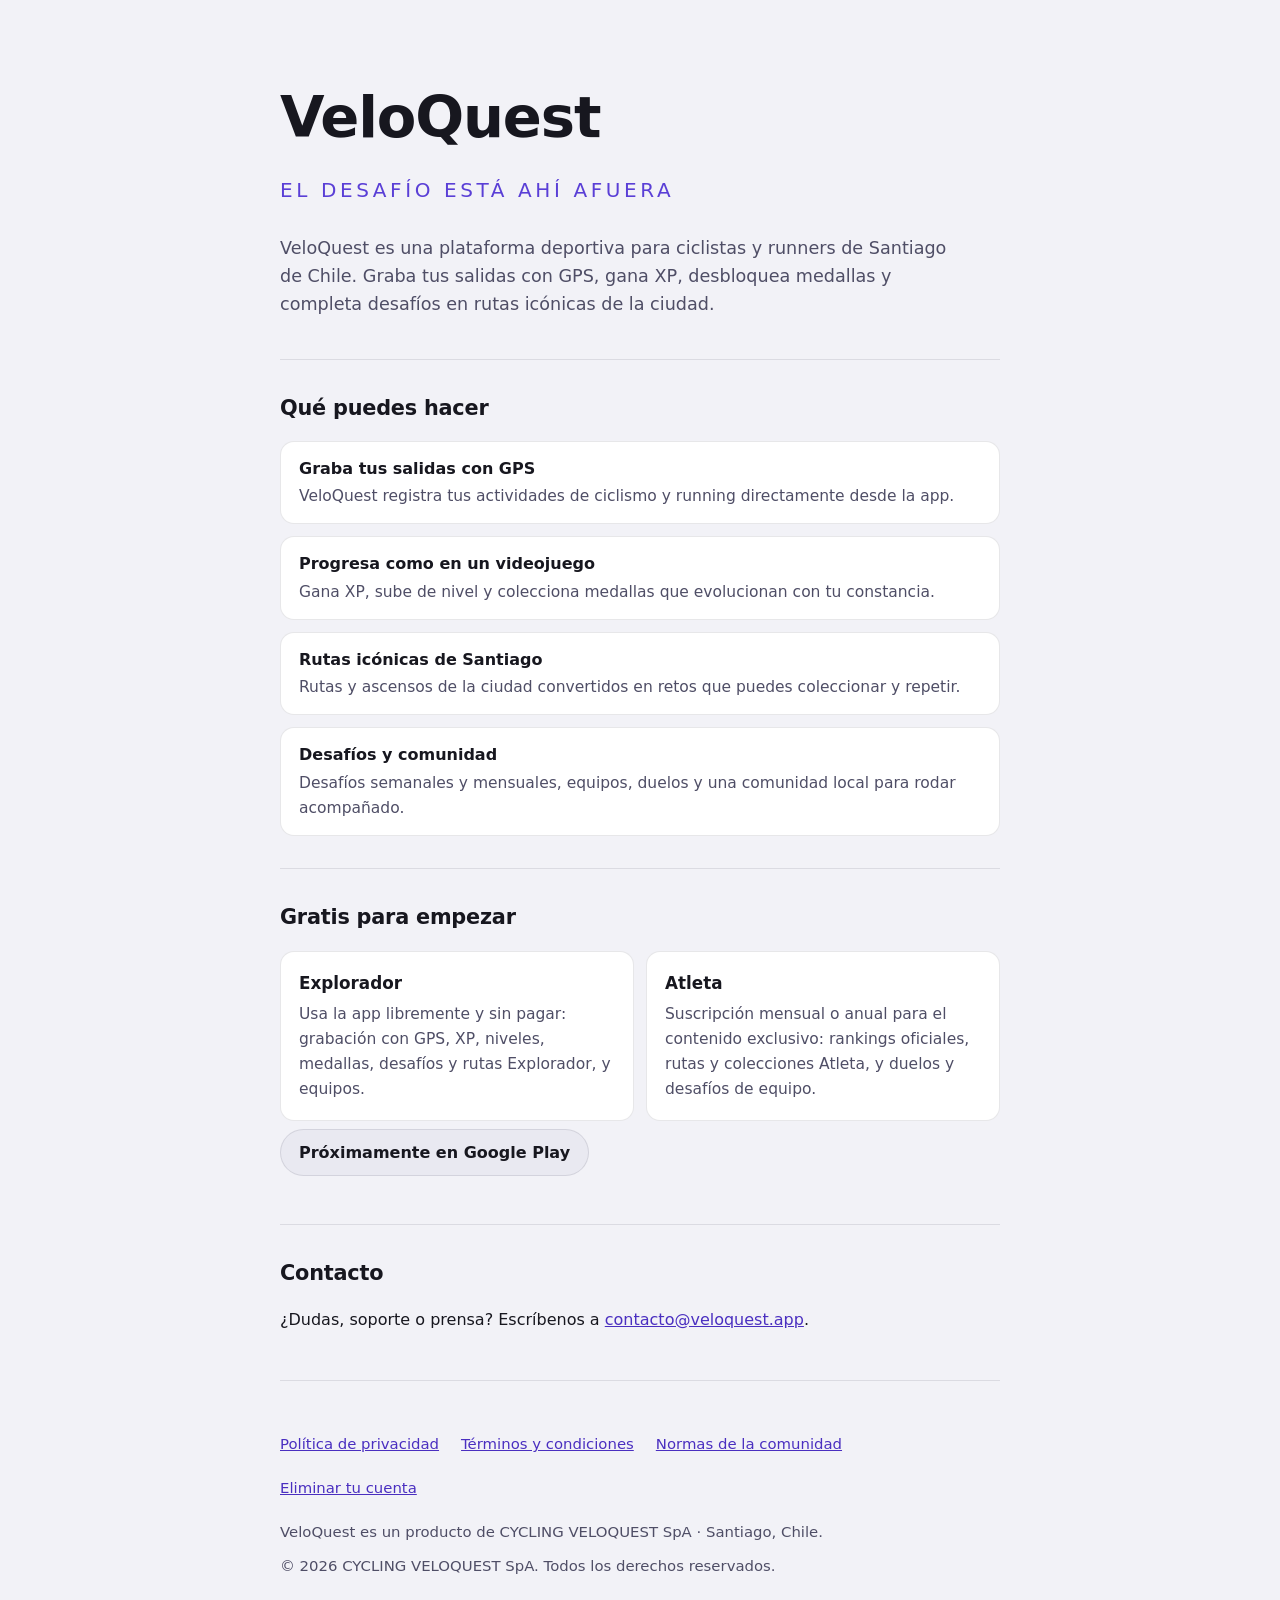
<file: index.html>
<!doctype html>
<html lang="es">
<head>
<meta charset="utf-8">
<meta name="viewport" content="width=device-width, initial-scale=1">
<title>VeloQuest — El desafío está ahí afuera</title>
<meta name="description" content="VeloQuest es una plataforma deportiva para ciclistas y runners de Santiago de Chile: graba tus salidas con GPS, gana XP y medallas, completa desafíos y compite en rutas icónicas.">
<meta name="theme-color" content="#0f0f13">
<style>
  :root {
    --bg: #0f0f13;
    --surface: #16161c;
    --surface2: #1c1c24;
    --text: #ffffff;
    --text2: #9b9aaa;
    --border: rgba(255,255,255,0.08);
    --accent: #9d86ff;
    --link: #b5a4ff;
  }
  @media (prefers-color-scheme: light) {
    :root {
      --bg: #f2f2f7;
      --surface: #ffffff;
      --surface2: #e9e9f1;
      --text: #17171f;
      --text2: #4f4e66;
      --border: rgba(20,20,45,0.10);
      --accent: #5a3fd6;
      --link: #4a2fc0;
    }
  }
  * { box-sizing: border-box; }
  html { -webkit-text-size-adjust: 100%; }
  body {
    margin: 0;
    background: var(--bg);
    color: var(--text);
    font-family: system-ui, -apple-system, "Segoe UI", Roboto, "Helvetica Neue", Arial, sans-serif;
    line-height: 1.6;
  }
  a { color: var(--link); }
  a:focus-visible { outline: 2px solid var(--accent); outline-offset: 3px; border-radius: 4px; }
  .wrap { max-width: 760px; margin: 0 auto; padding: 0 max(20px, env(safe-area-inset-left)); }
  header { padding: 72px 0 40px; }
  .marca { font-size: clamp(2.4rem, 8vw, 3.6rem); font-weight: 800; letter-spacing: -0.02em; margin: 0; }
  .lema { margin: 10px 0 0; font-size: clamp(1rem, 3.4vw, 1.25rem); font-weight: 300; letter-spacing: 0.18em; text-transform: uppercase; color: var(--accent); }
  .intro { margin: 28px 0 0; font-size: 1.1rem; color: var(--text2); max-width: 60ch; }
  section { padding: 32px 0; border-top: 1px solid var(--border); }
  h2 { margin: 0 0 16px; font-size: 1.3rem; letter-spacing: -0.01em; }
  ul.cosas { list-style: none; margin: 0; padding: 0; display: grid; gap: 12px; }
  ul.cosas li { background: var(--surface); border: 1px solid var(--border); border-radius: 14px; padding: 14px 18px; }
  ul.cosas b { display: block; margin-bottom: 2px; }
  ul.cosas span { color: var(--text2); font-size: 0.97rem; }
  .planes { display: grid; gap: 12px; }
  @media (min-width: 640px) { .planes { grid-template-columns: 1fr 1fr; } }
  .plan { background: var(--surface); border: 1px solid var(--border); border-radius: 14px; padding: 18px; }
  .plan h3 { margin: 0 0 6px; font-size: 1.05rem; }
  .plan p { margin: 0; color: var(--text2); font-size: 0.97rem; }
  .pronto { display: inline-block; margin-top: 8px; padding: 10px 18px; border-radius: 999px; background: var(--surface2); border: 1px solid var(--border); font-weight: 600; }
  footer { padding: 32px 0 64px; border-top: 1px solid var(--border); color: var(--text2); font-size: 0.93rem; }
  footer p { margin: 0 0 10px; }
  nav.legal { display: flex; flex-wrap: wrap; gap: 8px 22px; margin: 14px 0; }
  nav.legal a { padding: 6px 0; }
</style>
</head>
<body>
<div class="wrap">

  <header>
    <h1 class="marca">VeloQuest</h1>
    <p class="lema">El desafío está ahí afuera</p>
    <p class="intro">VeloQuest es una plataforma deportiva para ciclistas y runners de Santiago de Chile. Graba tus salidas con GPS, gana XP, desbloquea medallas y completa desafíos en rutas icónicas de la ciudad.</p>
  </header>

  <section aria-labelledby="que-es">
    <h2 id="que-es">Qué puedes hacer</h2>
    <ul class="cosas">
      <li><b>Graba tus salidas con GPS</b><span>VeloQuest registra tus actividades de ciclismo y running directamente desde la app.</span></li>
      <li><b>Progresa como en un videojuego</b><span>Gana XP, sube de nivel y colecciona medallas que evolucionan con tu constancia.</span></li>
      <li><b>Rutas icónicas de Santiago</b><span>Rutas y ascensos de la ciudad convertidos en retos que puedes coleccionar y repetir.</span></li>
      <li><b>Desafíos y comunidad</b><span>Desafíos semanales y mensuales, equipos, duelos y una comunidad local para rodar acompañado.</span></li>
    </ul>
  </section>

  <section aria-labelledby="planes">
    <h2 id="planes">Gratis para empezar</h2>
    <div class="planes">
      <div class="plan">
        <h3>Explorador</h3>
        <p>Usa la app libremente y sin pagar: grabación con GPS, XP, niveles, medallas, desafíos y rutas Explorador, y equipos.</p>
      </div>
      <div class="plan">
        <h3>Atleta</h3>
        <p>Suscripción mensual o anual para el contenido exclusivo: rankings oficiales, rutas y colecciones Atleta, y duelos y desafíos de equipo.</p>
      </div>
    </div>
    <p class="pronto">Próximamente en Google Play</p>
  </section>

  <section aria-labelledby="contacto">
    <h2 id="contacto">Contacto</h2>
    <p>¿Dudas, soporte o prensa? Escríbenos a <a href="mailto:contacto@veloquest.app">contacto@veloquest.app</a>.</p>
  </section>

  <footer>
    <nav class="legal" aria-label="Documentos legales">
      <a href="/legal/privacidad/">Política de privacidad</a>
      <a href="/legal/terminos/">Términos y condiciones</a>
      <a href="/legal/normas-comunidad/">Normas de la comunidad</a>
      <a href="/eliminar-cuenta/">Eliminar tu cuenta</a>
    </nav>
    <p>VeloQuest es un producto de CYCLING VELOQUEST SpA · Santiago, Chile.</p>
    <p>&copy; 2026 CYCLING VELOQUEST SpA. Todos los derechos reservados.</p>
  </footer>

</div>
</body>
</html>
</file>
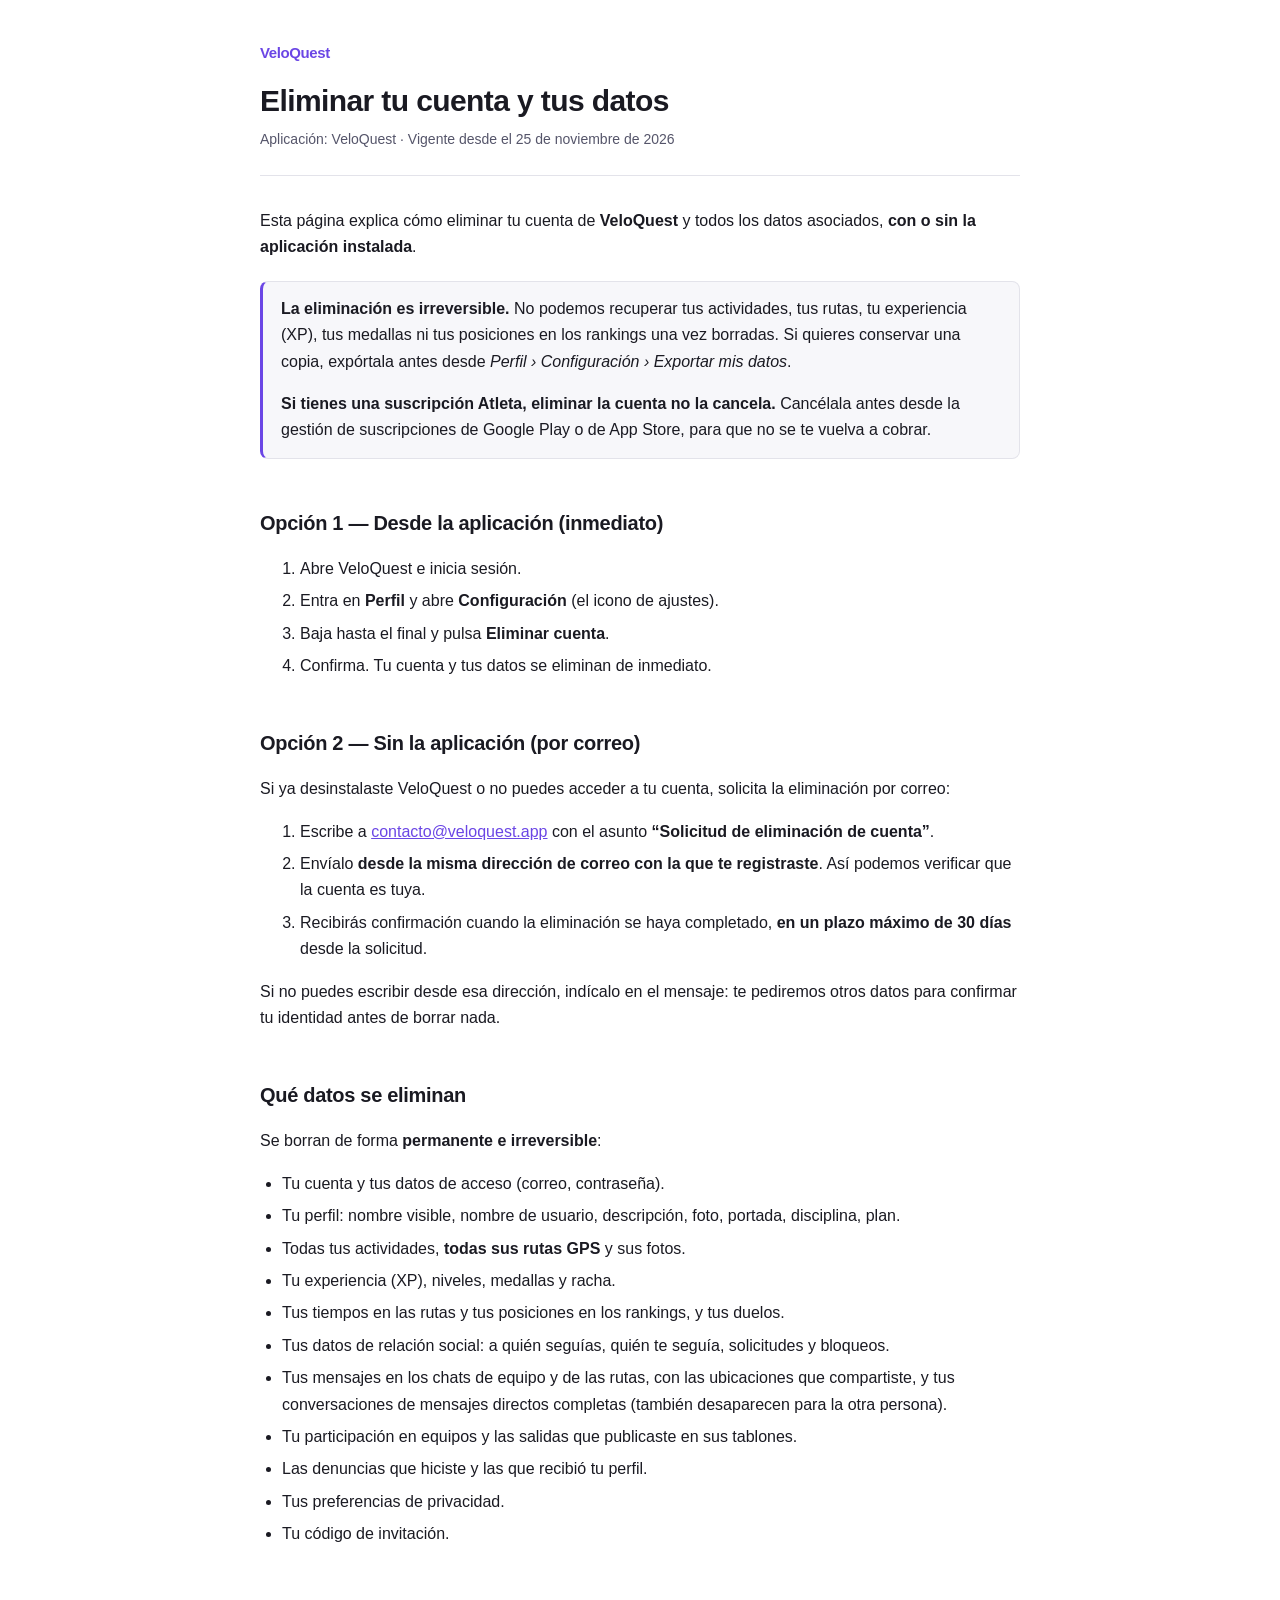
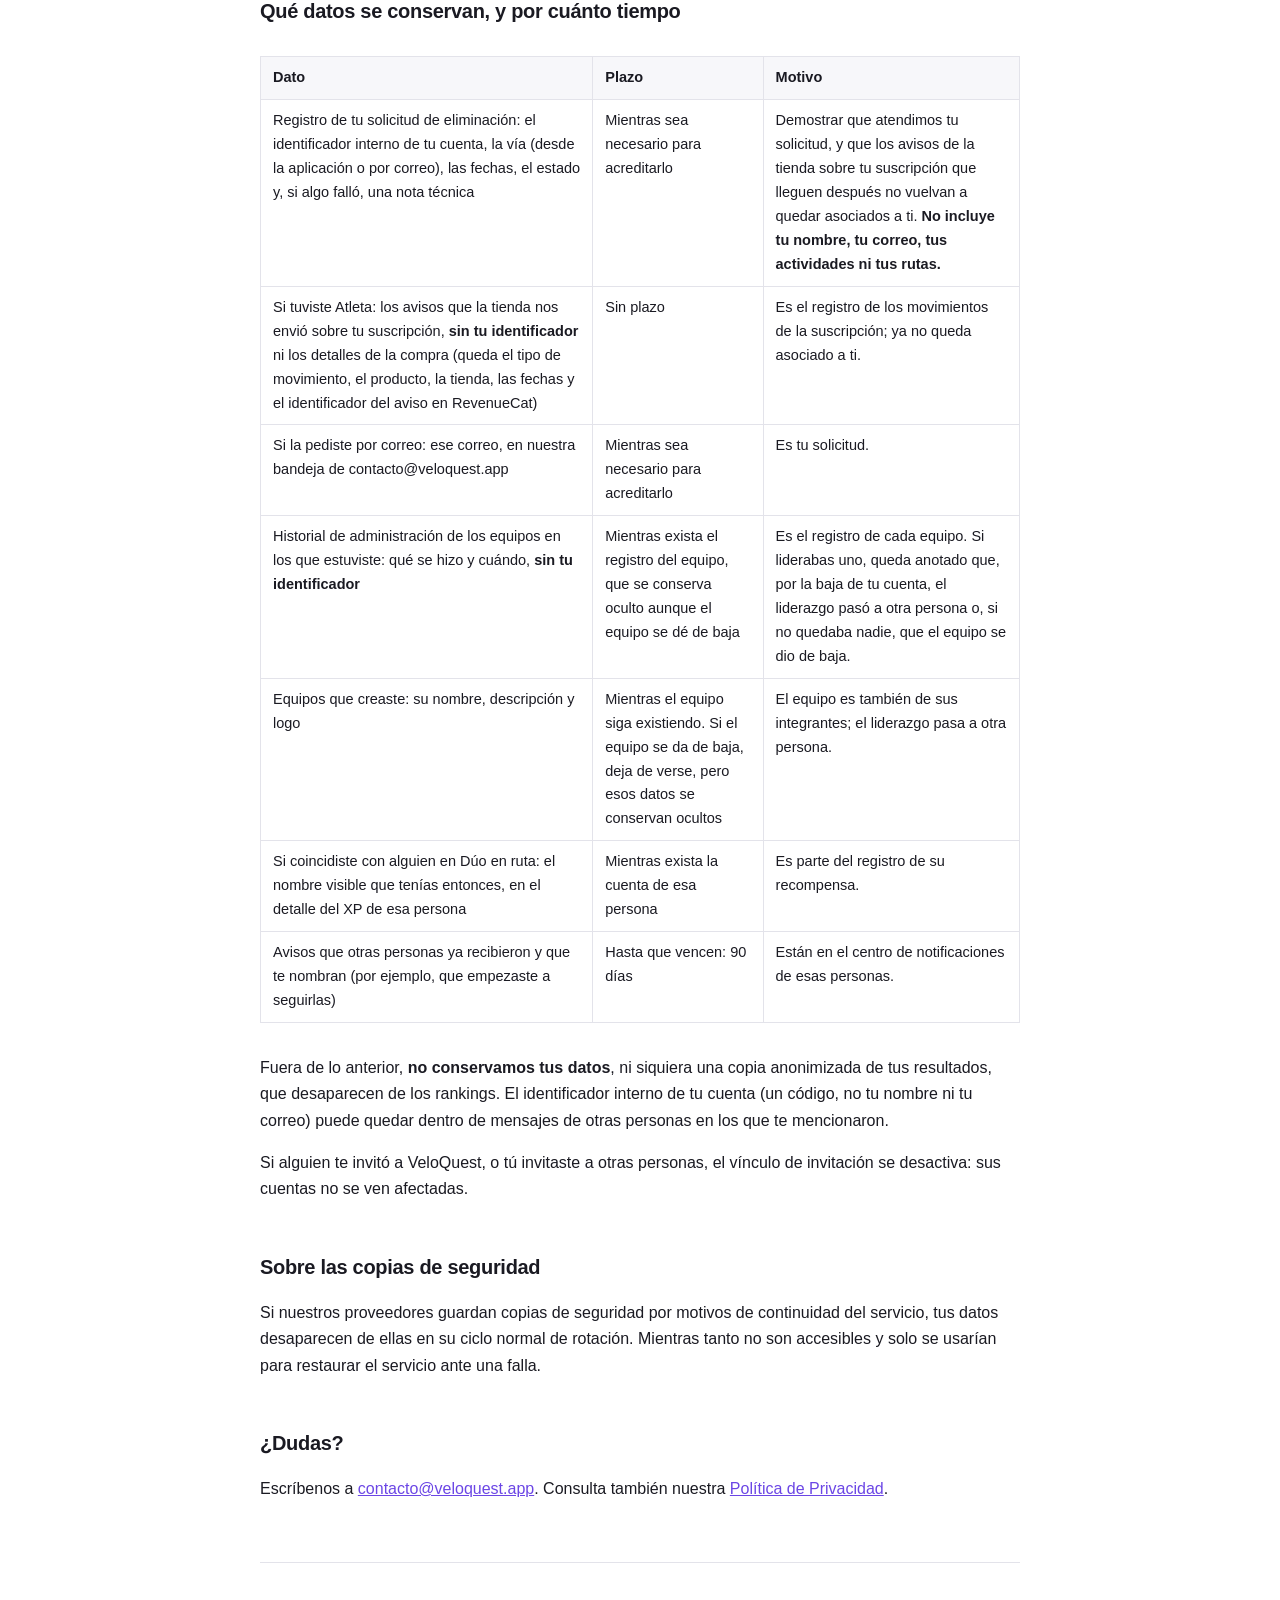
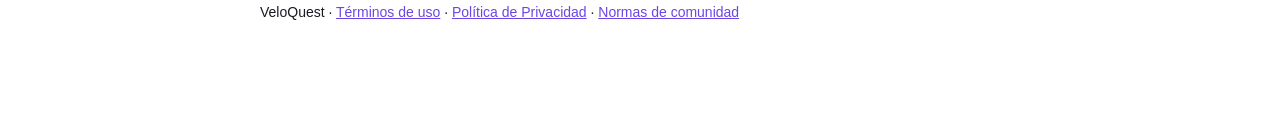
<file: eliminar-cuenta/index.html>
<!doctype html>
<html lang="es-CL">
<head>
  <meta charset="utf-8">
  <meta name="viewport" content="width=device-width, initial-scale=1">
  <title>Eliminar tu cuenta — VeloQuest</title>
  <link rel="stylesheet" href="/styles.css">
</head>
<body>

<header>
  <a class="brand" href="/">VeloQuest</a>
  <h1>Eliminar tu cuenta y tus datos</h1>
  <p class="meta">Aplicación: VeloQuest · Vigente desde el 25 de noviembre de 2026</p>
</header>

<main>

<p>
  Esta página explica cómo eliminar tu cuenta de <strong>VeloQuest</strong> y todos los datos asociados,
  <strong>con o sin la aplicación instalada</strong>.
</p>

<div class="note">
  <p>
    <strong>La eliminación es irreversible.</strong> No podemos recuperar tus actividades, tus rutas,
    tu experiencia (XP), tus medallas ni tus posiciones en los rankings una vez borradas. Si quieres
    conservar una copia, expórtala antes desde <em>Perfil &rsaquo; Configuración &rsaquo; Exportar mis datos</em>.
  </p>
  <p>
    <strong>Si tienes una suscripción Atleta, eliminar la cuenta no la cancela.</strong> Cancélala
    antes desde la gestión de suscripciones de Google Play o de App Store, para que no se te vuelva
    a cobrar.
  </p>
</div>

<h2>Opción 1 — Desde la aplicación (inmediato)</h2>
<ol>
  <li>Abre VeloQuest e inicia sesión.</li>
  <li>Entra en <strong>Perfil</strong> y abre <strong>Configuración</strong> (el icono de ajustes).</li>
  <li>Baja hasta el final y pulsa <strong>Eliminar cuenta</strong>.</li>
  <li>Confirma. Tu cuenta y tus datos se eliminan de inmediato.</li>
</ol>

<h2>Opción 2 — Sin la aplicación (por correo)</h2>
<p>
  Si ya desinstalaste VeloQuest o no puedes acceder a tu cuenta, solicita la eliminación por correo:
</p>
<ol>
  <li>
    Escribe a <a href="mailto:contacto@veloquest.app?subject=Solicitud%20de%20eliminaci%C3%B3n%20de%20cuenta">contacto@veloquest.app</a>
    con el asunto <strong>“Solicitud de eliminación de cuenta”</strong>.
  </li>
  <li>
    Envíalo <strong>desde la misma dirección de correo con la que te registraste</strong>. Así podemos
    verificar que la cuenta es tuya.
  </li>
  <li>
    Recibirás confirmación cuando la eliminación se haya completado, <strong>en un plazo máximo de 30
    días</strong> desde la solicitud.
  </li>
</ol>
<p>
  Si no puedes escribir desde esa dirección, indícalo en el mensaje: te pediremos otros datos para
  confirmar tu identidad antes de borrar nada.
</p>

<h2>Qué datos se eliminan</h2>
<p>Se borran de forma <strong>permanente e irreversible</strong>:</p>
<ul>
  <li>Tu cuenta y tus datos de acceso (correo, contraseña).</li>
  <li>Tu perfil: nombre visible, nombre de usuario, descripción, foto, portada, disciplina, plan.</li>
  <li>Todas tus actividades, <strong>todas sus rutas GPS</strong> y sus fotos.</li>
  <li>Tu experiencia (XP), niveles, medallas y racha.</li>
  <li>Tus tiempos en las rutas y tus posiciones en los rankings, y tus duelos.</li>
  <li>Tus datos de relación social: a quién seguías, quién te seguía, solicitudes y bloqueos.</li>
  <li>Tus mensajes en los chats de equipo y de las rutas, con las ubicaciones que compartiste, y tus
    conversaciones de mensajes directos completas (también desaparecen para la otra persona).</li>
  <li>Tu participación en equipos y las salidas que publicaste en sus tablones.</li>
  <li>Las denuncias que hiciste y las que recibió tu perfil.</li>
  <li>Tus preferencias de privacidad.</li>
  <li>Tu código de invitación.</li>
</ul>

<h2>Qué datos se conservan, y por cuánto tiempo</h2>
<div class="table-wrap">
<table>
  <tr><th>Dato</th><th>Plazo</th><th>Motivo</th></tr>
  <tr>
    <td>Registro de tu solicitud de eliminación: el identificador interno de tu cuenta, la vía (desde la aplicación o por correo), las fechas, el estado y, si algo falló, una nota técnica</td>
    <td>Mientras sea necesario para acreditarlo</td>
    <td>Demostrar que atendimos tu solicitud, y que los avisos de la tienda sobre tu suscripción que lleguen después no vuelvan a quedar asociados a ti. <strong>No incluye tu nombre, tu correo, tus actividades ni tus rutas.</strong></td>
  </tr>
  <tr>
    <td>Si tuviste Atleta: los avisos que la tienda nos envió sobre tu suscripción, <strong>sin tu identificador</strong> ni los detalles de la compra (queda el tipo de movimiento, el producto, la tienda, las fechas y el identificador del aviso en RevenueCat)</td>
    <td>Sin plazo</td>
    <td>Es el registro de los movimientos de la suscripción; ya no queda asociado a ti.</td>
  </tr>
  <tr>
    <td>Si la pediste por correo: ese correo, en nuestra bandeja de contacto@veloquest.app</td>
    <td>Mientras sea necesario para acreditarlo</td>
    <td>Es tu solicitud.</td>
  </tr>
  <tr>
    <td>Historial de administración de los equipos en los que estuviste: qué se hizo y cuándo, <strong>sin tu identificador</strong></td>
    <td>Mientras exista el registro del equipo, que se conserva oculto aunque el equipo se dé de baja</td>
    <td>Es el registro de cada equipo. Si liderabas uno, queda anotado que, por la baja de tu cuenta, el liderazgo pasó a otra persona o, si no quedaba nadie, que el equipo se dio de baja.</td>
  </tr>
  <tr>
    <td>Equipos que creaste: su nombre, descripción y logo</td>
    <td>Mientras el equipo siga existiendo. Si el equipo se da de baja, deja de verse, pero esos datos se conservan ocultos</td>
    <td>El equipo es también de sus integrantes; el liderazgo pasa a otra persona.</td>
  </tr>
  <tr>
    <td>Si coincidiste con alguien en Dúo en ruta: el nombre visible que tenías entonces, en el detalle del XP de esa persona</td>
    <td>Mientras exista la cuenta de esa persona</td>
    <td>Es parte del registro de su recompensa.</td>
  </tr>
  <tr>
    <td>Avisos que otras personas ya recibieron y que te nombran (por ejemplo, que empezaste a seguirlas)</td>
    <td>Hasta que vencen: 90 días</td>
    <td>Están en el centro de notificaciones de esas personas.</td>
  </tr>
</table>
</div>
<p>
  Fuera de lo anterior, <strong>no conservamos tus datos</strong>, ni siquiera una copia anonimizada
  de tus resultados, que desaparecen de los rankings. El identificador interno de tu cuenta (un
  código, no tu nombre ni tu correo) puede quedar dentro de mensajes de otras personas en los que te
  mencionaron.
</p>
<p>
  Si alguien te invitó a VeloQuest, o tú invitaste a otras personas, el vínculo de invitación se
  desactiva: sus cuentas no se ven afectadas.
</p>

<h2>Sobre las copias de seguridad</h2>
<p>
  Si nuestros proveedores guardan copias de seguridad por motivos de continuidad del servicio, tus datos
  desaparecen de ellas en su ciclo normal de rotación. Mientras tanto no son accesibles y solo se usarían
  para restaurar el servicio ante una falla.
</p>

<h2>¿Dudas?</h2>
<p>
  Escríbenos a <a href="mailto:contacto@veloquest.app">contacto@veloquest.app</a>.
  Consulta también nuestra <a href="/legal/privacidad/">Política de Privacidad</a>.
</p>

</main>

<footer>
  <p>
    VeloQuest · <a href="/legal/terminos/">Términos de uso</a> ·
    <a href="/legal/privacidad/">Política de Privacidad</a> ·
    <a href="/legal/normas-comunidad/">Normas de comunidad</a>
  </p>
</footer>

</body>
</html>
</file>
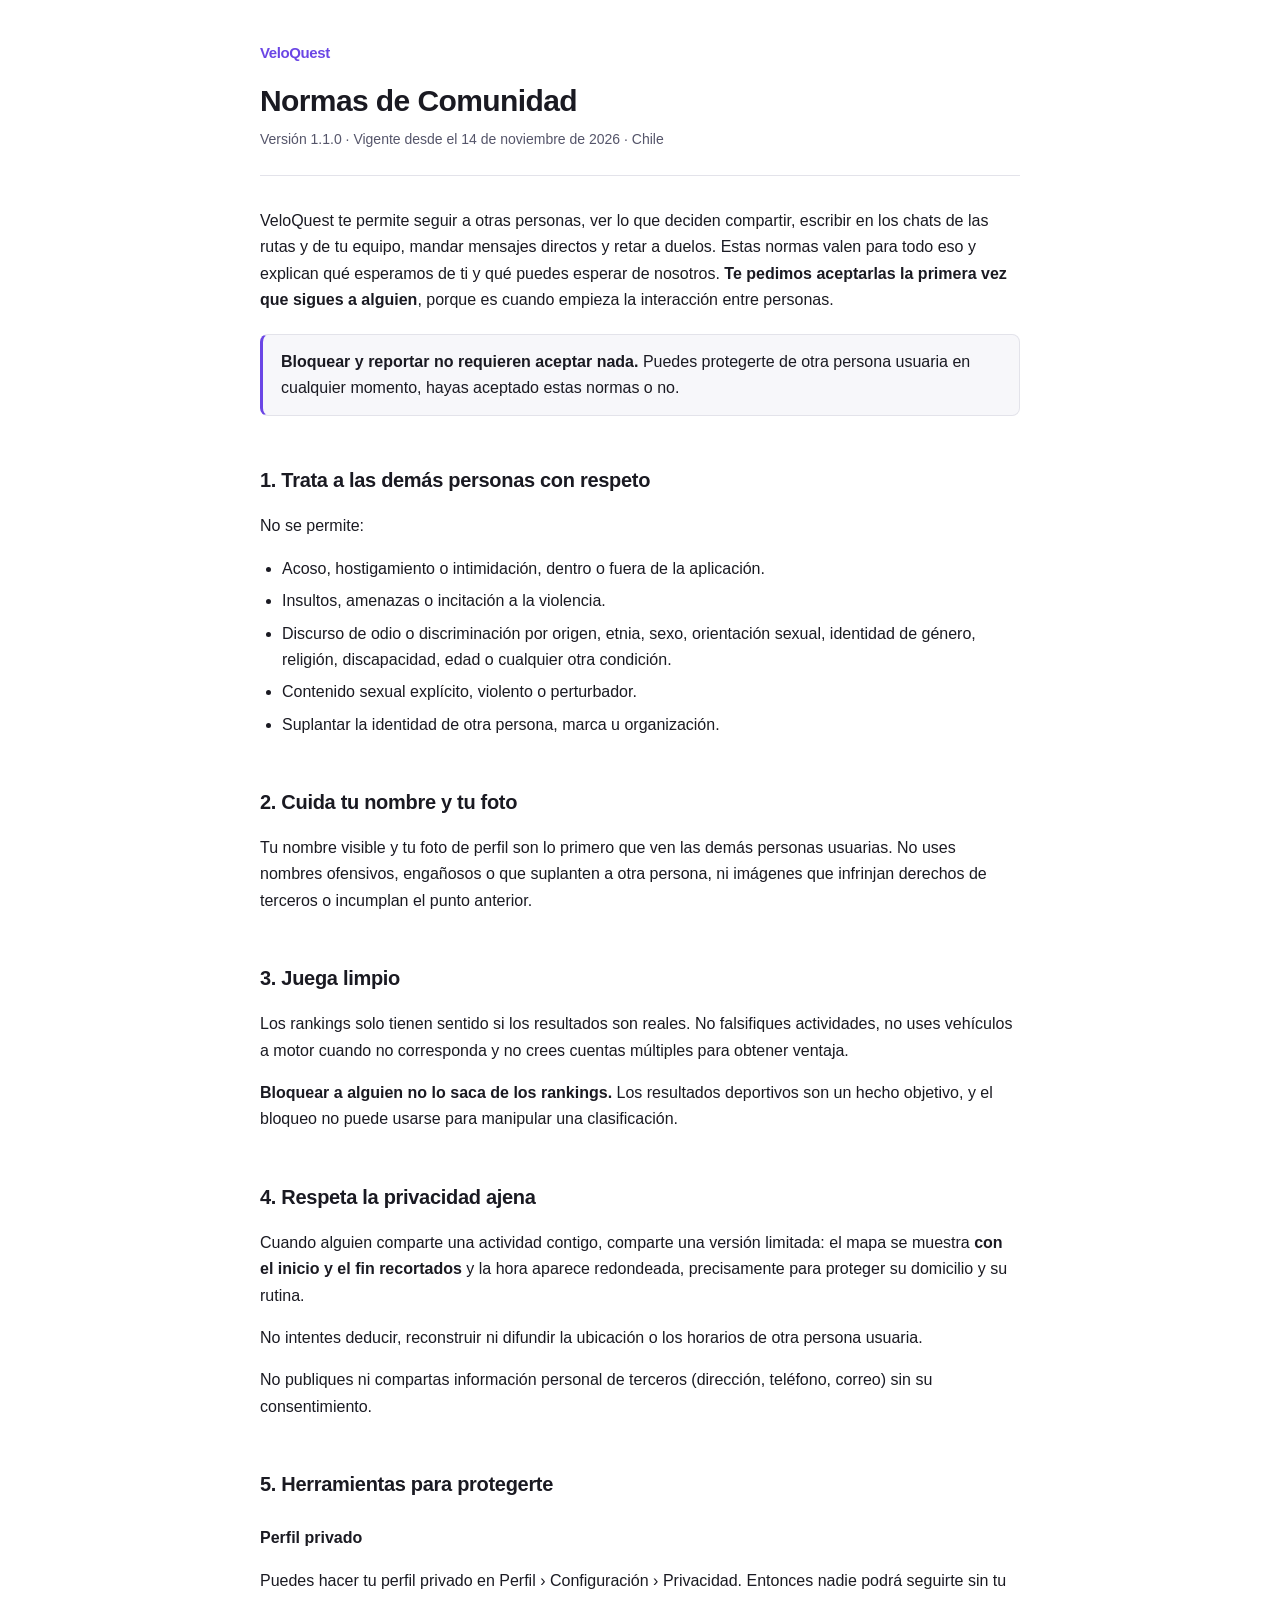
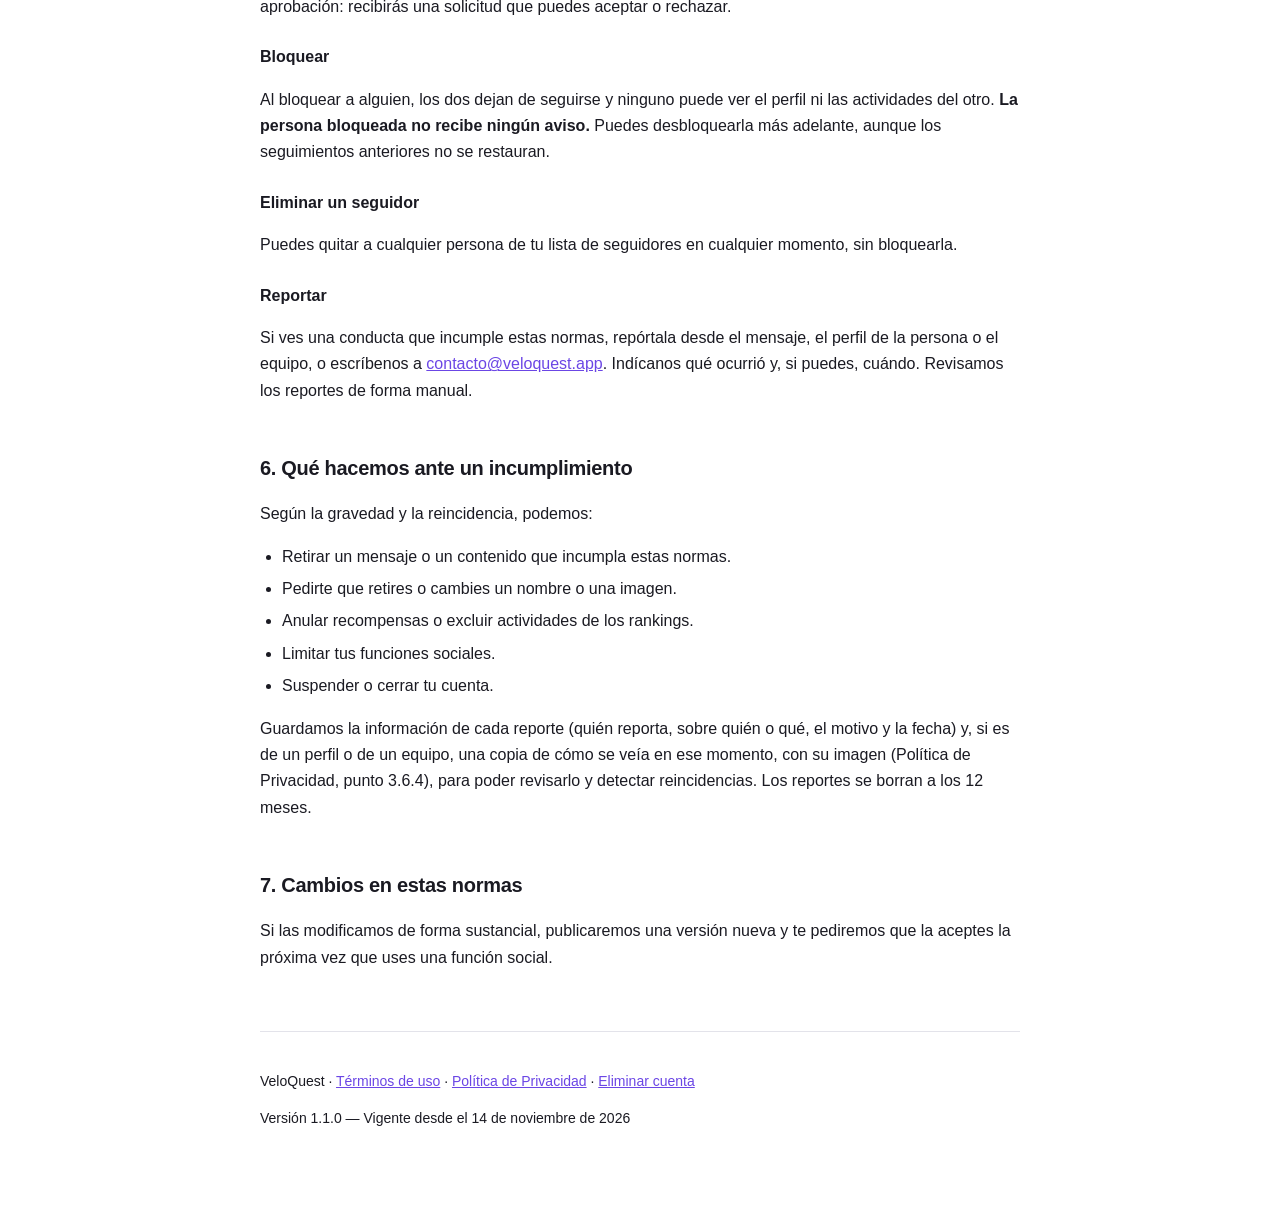
<file: legal/normas-comunidad/index.html>
<!doctype html>
<html lang="es-CL">
<head>
  <meta charset="utf-8">
  <meta name="viewport" content="width=device-width, initial-scale=1">
  <title>Normas de Comunidad — VeloQuest</title>
  <link rel="stylesheet" href="/styles.css">
</head>
<body>

<header>
  <a class="brand" href="/">VeloQuest</a>
  <h1>Normas de Comunidad</h1>
  <p class="meta">Versión 1.1.0 · Vigente desde el 14 de noviembre de 2026 · Chile</p>
</header>

<main>

<p>
  VeloQuest te permite seguir a otras personas, ver lo que deciden compartir, escribir en los chats de
  las rutas y de tu equipo, mandar mensajes directos y retar a duelos. Estas normas valen para todo eso y explican
  qué esperamos de ti y qué puedes esperar de nosotros. <strong>Te pedimos aceptarlas la primera vez
  que sigues a alguien</strong>, porque es cuando empieza la interacción entre personas.
</p>

<div class="note">
  <p>
    <strong>Bloquear y reportar no requieren aceptar nada.</strong> Puedes protegerte de otra persona
    usuaria en cualquier momento, hayas aceptado estas normas o no.
  </p>
</div>

<h2>1. Trata a las demás personas con respeto</h2>
<p>No se permite:</p>
<ul>
  <li>Acoso, hostigamiento o intimidación, dentro o fuera de la aplicación.</li>
  <li>Insultos, amenazas o incitación a la violencia.</li>
  <li>Discurso de odio o discriminación por origen, etnia, sexo, orientación sexual, identidad de
    género, religión, discapacidad, edad o cualquier otra condición.</li>
  <li>Contenido sexual explícito, violento o perturbador.</li>
  <li>Suplantar la identidad de otra persona, marca u organización.</li>
</ul>

<h2>2. Cuida tu nombre y tu foto</h2>
<p>
  Tu nombre visible y tu foto de perfil son lo primero que ven las demás personas usuarias. No uses
  nombres ofensivos, engañosos o que suplanten a otra persona, ni imágenes que infrinjan derechos de
  terceros o incumplan el punto anterior.
</p>

<h2>3. Juega limpio</h2>
<p>
  Los rankings solo tienen sentido si los resultados son reales. No falsifiques actividades, no uses
  vehículos a motor cuando no corresponda y no crees cuentas múltiples para obtener ventaja.
</p>
<p>
  <strong>Bloquear a alguien no lo saca de los rankings.</strong> Los resultados deportivos son un
  hecho objetivo, y el bloqueo no puede usarse para manipular una clasificación.
</p>

<h2>4. Respeta la privacidad ajena</h2>
<p>
  Cuando alguien comparte una actividad contigo, comparte una versión limitada: el mapa se muestra
  <strong>con el inicio y el fin recortados</strong> y la hora aparece redondeada, precisamente para
  proteger su domicilio y su rutina.
</p>
<p>No intentes deducir, reconstruir ni difundir la ubicación o los horarios de otra persona usuaria.</p>
<p>
  No publiques ni compartas información personal de terceros (dirección, teléfono, correo) sin su
  consentimiento.
</p>

<h2>5. Herramientas para protegerte</h2>

<h3>Perfil privado</h3>
<p>
  Puedes hacer tu perfil privado en Perfil &rsaquo; Configuración &rsaquo; Privacidad. Entonces nadie podrá seguirte sin tu
  aprobación: recibirás una solicitud que puedes aceptar o rechazar.
</p>

<h3>Bloquear</h3>
<p>
  Al bloquear a alguien, los dos dejan de seguirse y ninguno puede ver el perfil ni las
  actividades del otro. <strong>La persona bloqueada no recibe ningún aviso.</strong> Puedes
  desbloquearla más adelante, aunque los seguimientos anteriores no se restauran.
</p>

<h3>Eliminar un seguidor</h3>
<p>
  Puedes quitar a cualquier persona de tu lista de seguidores en cualquier momento, sin bloquearla.
</p>

<h3>Reportar</h3>
<p>
  Si ves una conducta que incumple estas normas, repórtala desde el mensaje, el perfil de la persona o
  el equipo, o escríbenos a
  <a href="mailto:contacto@veloquest.app">contacto@veloquest.app</a>.
  Indícanos qué ocurrió y, si puedes, cuándo. Revisamos los reportes de forma manual.
</p>

<h2>6. Qué hacemos ante un incumplimiento</h2>
<p>Según la gravedad y la reincidencia, podemos:</p>
<ul>
  <li>Retirar un mensaje o un contenido que incumpla estas normas.</li>
  <li>Pedirte que retires o cambies un nombre o una imagen.</li>
  <li>Anular recompensas o excluir actividades de los rankings.</li>
  <li>Limitar tus funciones sociales.</li>
  <li>Suspender o cerrar tu cuenta.</li>
</ul>
<p>
  Guardamos la información de cada reporte (quién reporta, sobre quién o qué, el motivo y la fecha) y,
  si es de un perfil o de un equipo, una copia de cómo se veía en ese momento, con su imagen (Política
  de Privacidad, punto 3.6.4), para poder revisarlo y detectar reincidencias. Los reportes se borran a
  los 12 meses.
</p>

<h2>7. Cambios en estas normas</h2>
<p>
  Si las modificamos de forma sustancial, publicaremos una versión nueva y te pediremos que la aceptes
  la próxima vez que uses una función social.
</p>

</main>

<footer>
  <p>
    VeloQuest · <a href="/legal/terminos/">Términos de uso</a> ·
    <a href="/legal/privacidad/">Política de Privacidad</a> ·
    <a href="/eliminar-cuenta/">Eliminar cuenta</a>
  </p>
  <p>Versión 1.1.0 — Vigente desde el 14 de noviembre de 2026</p>
</footer>

</body>
</html>
</file>
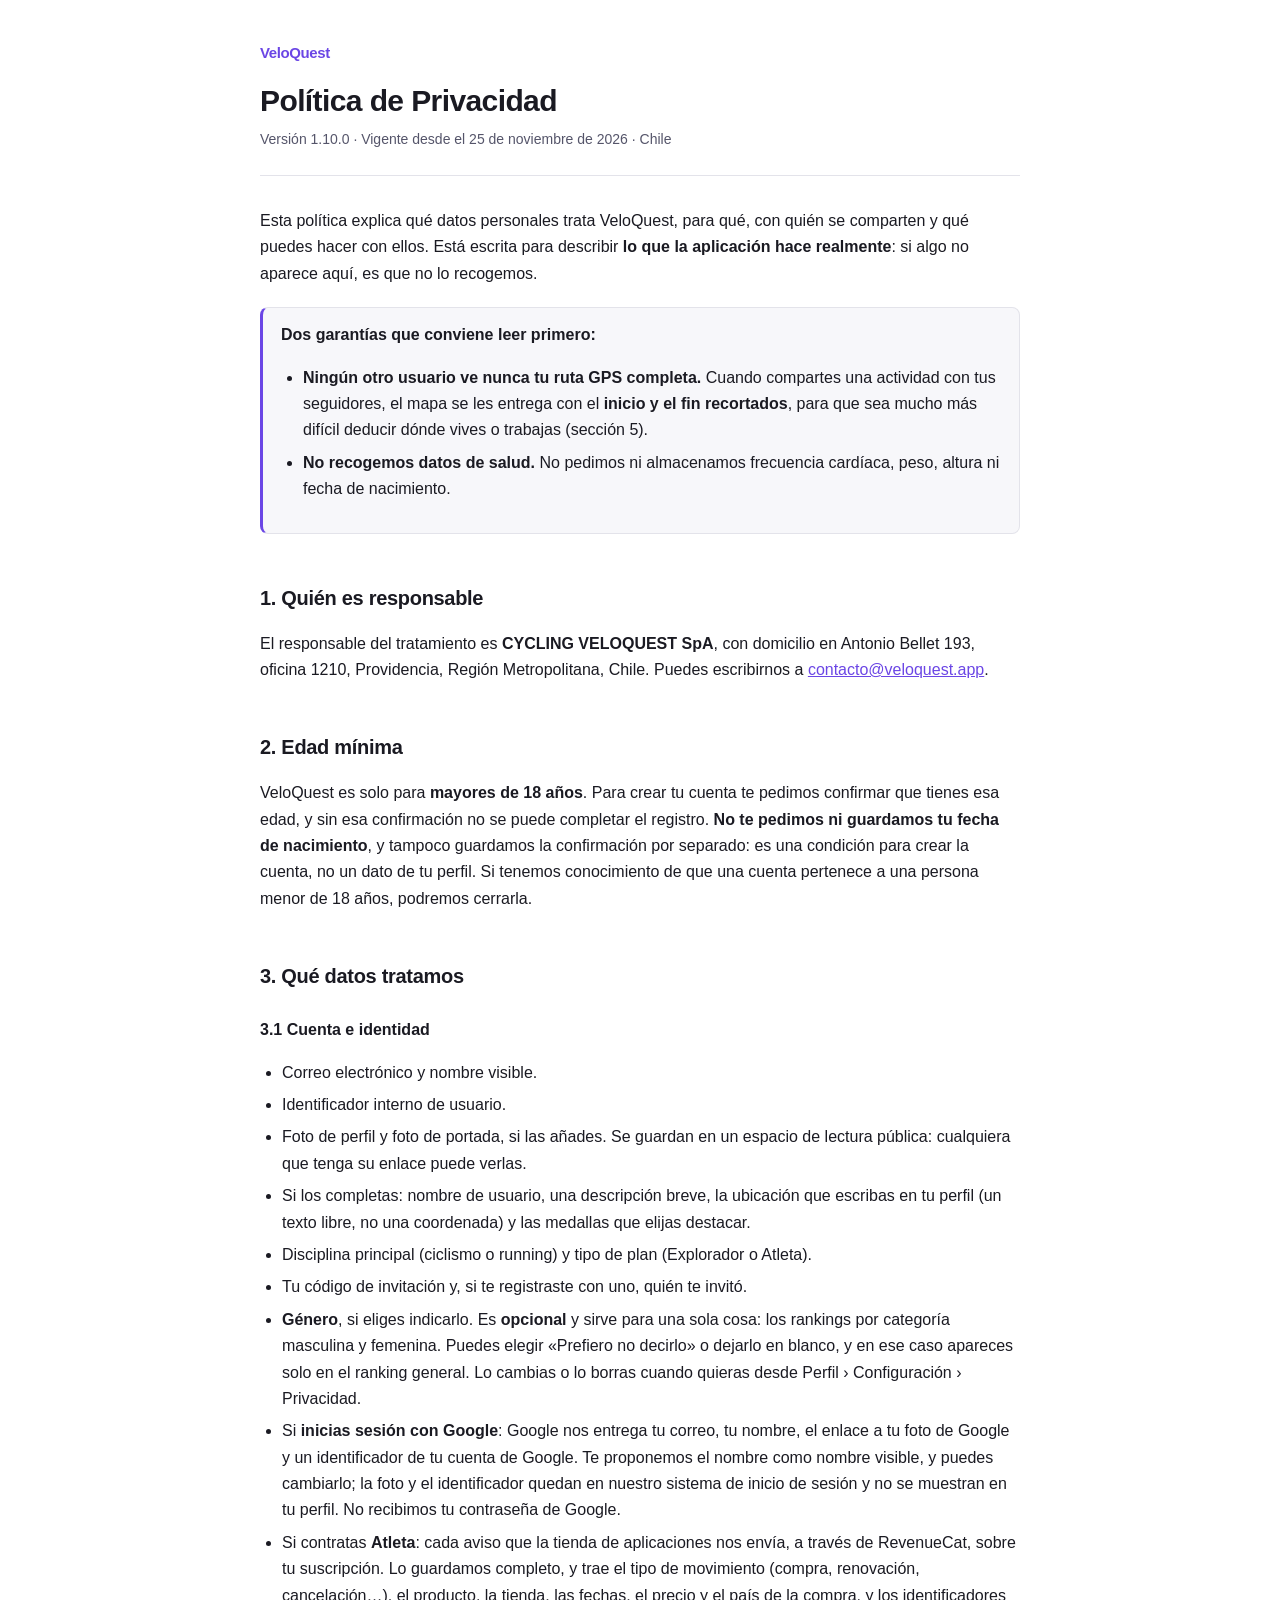
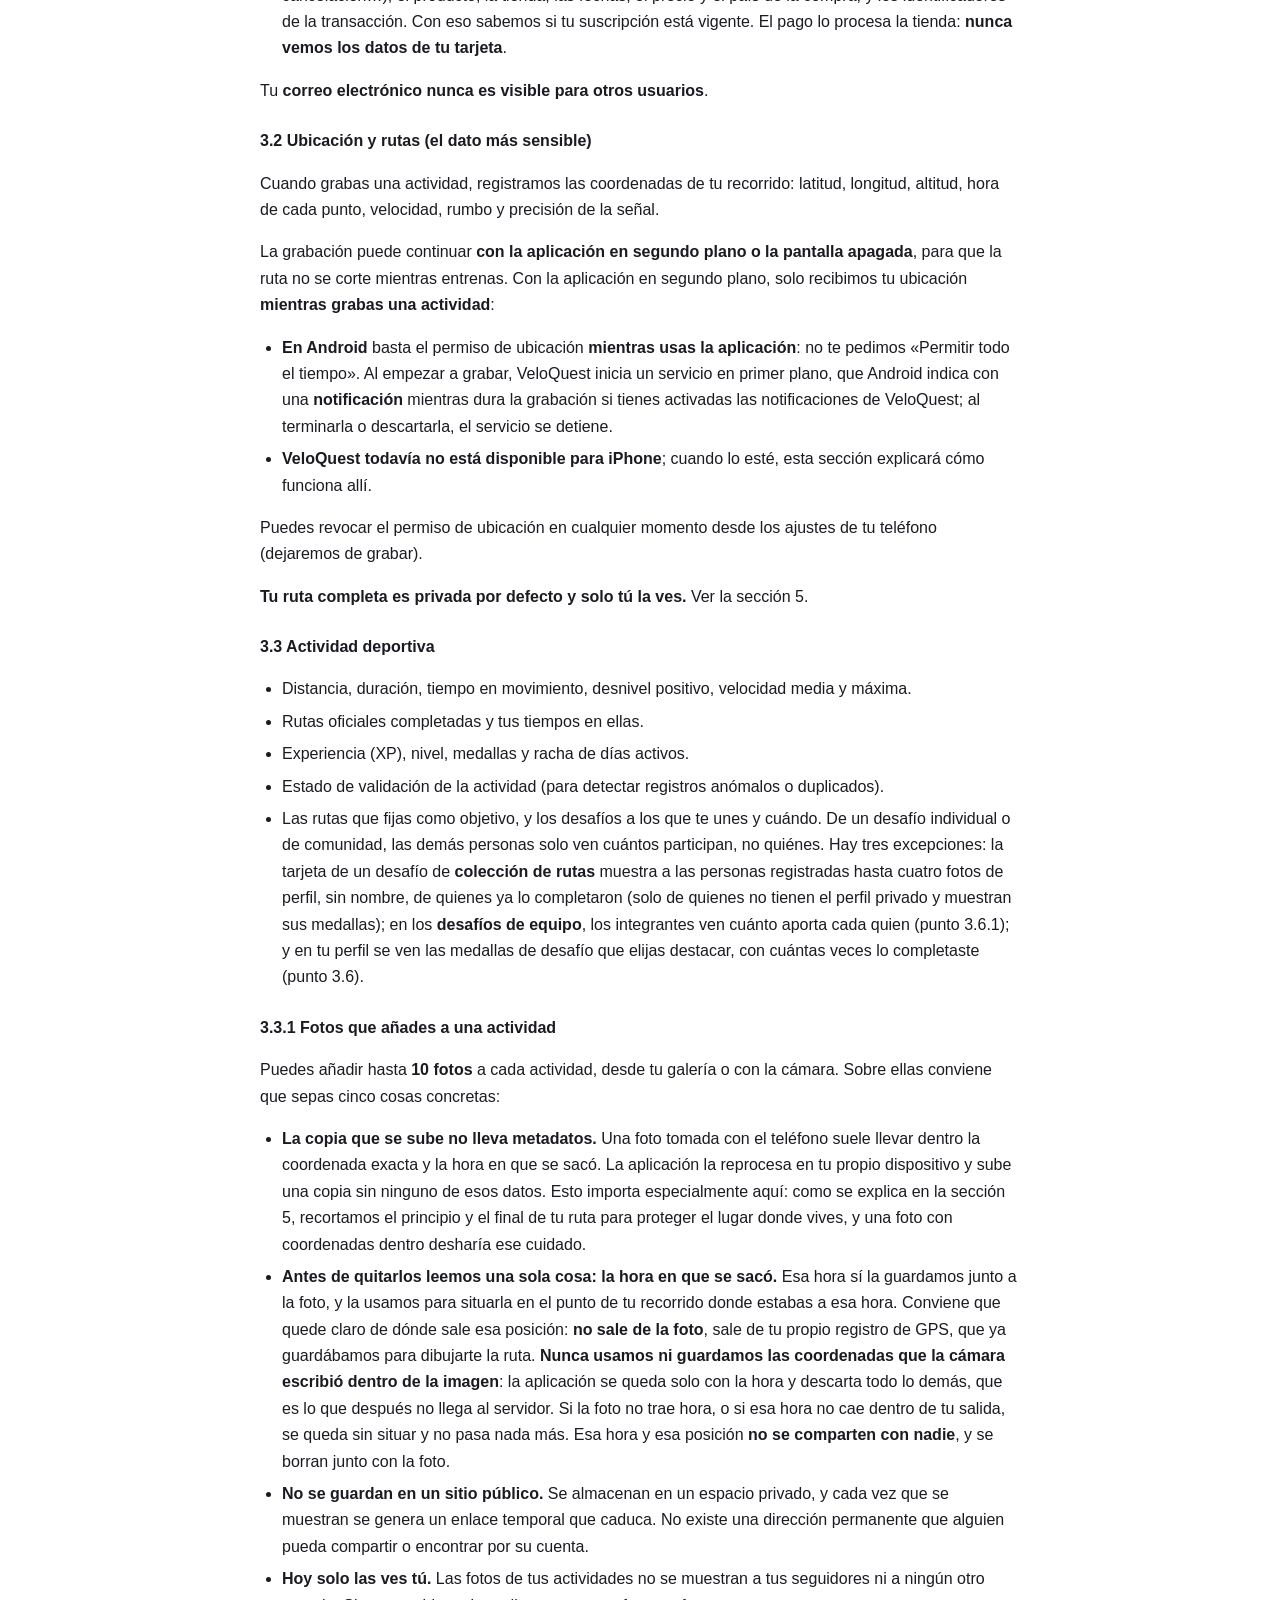
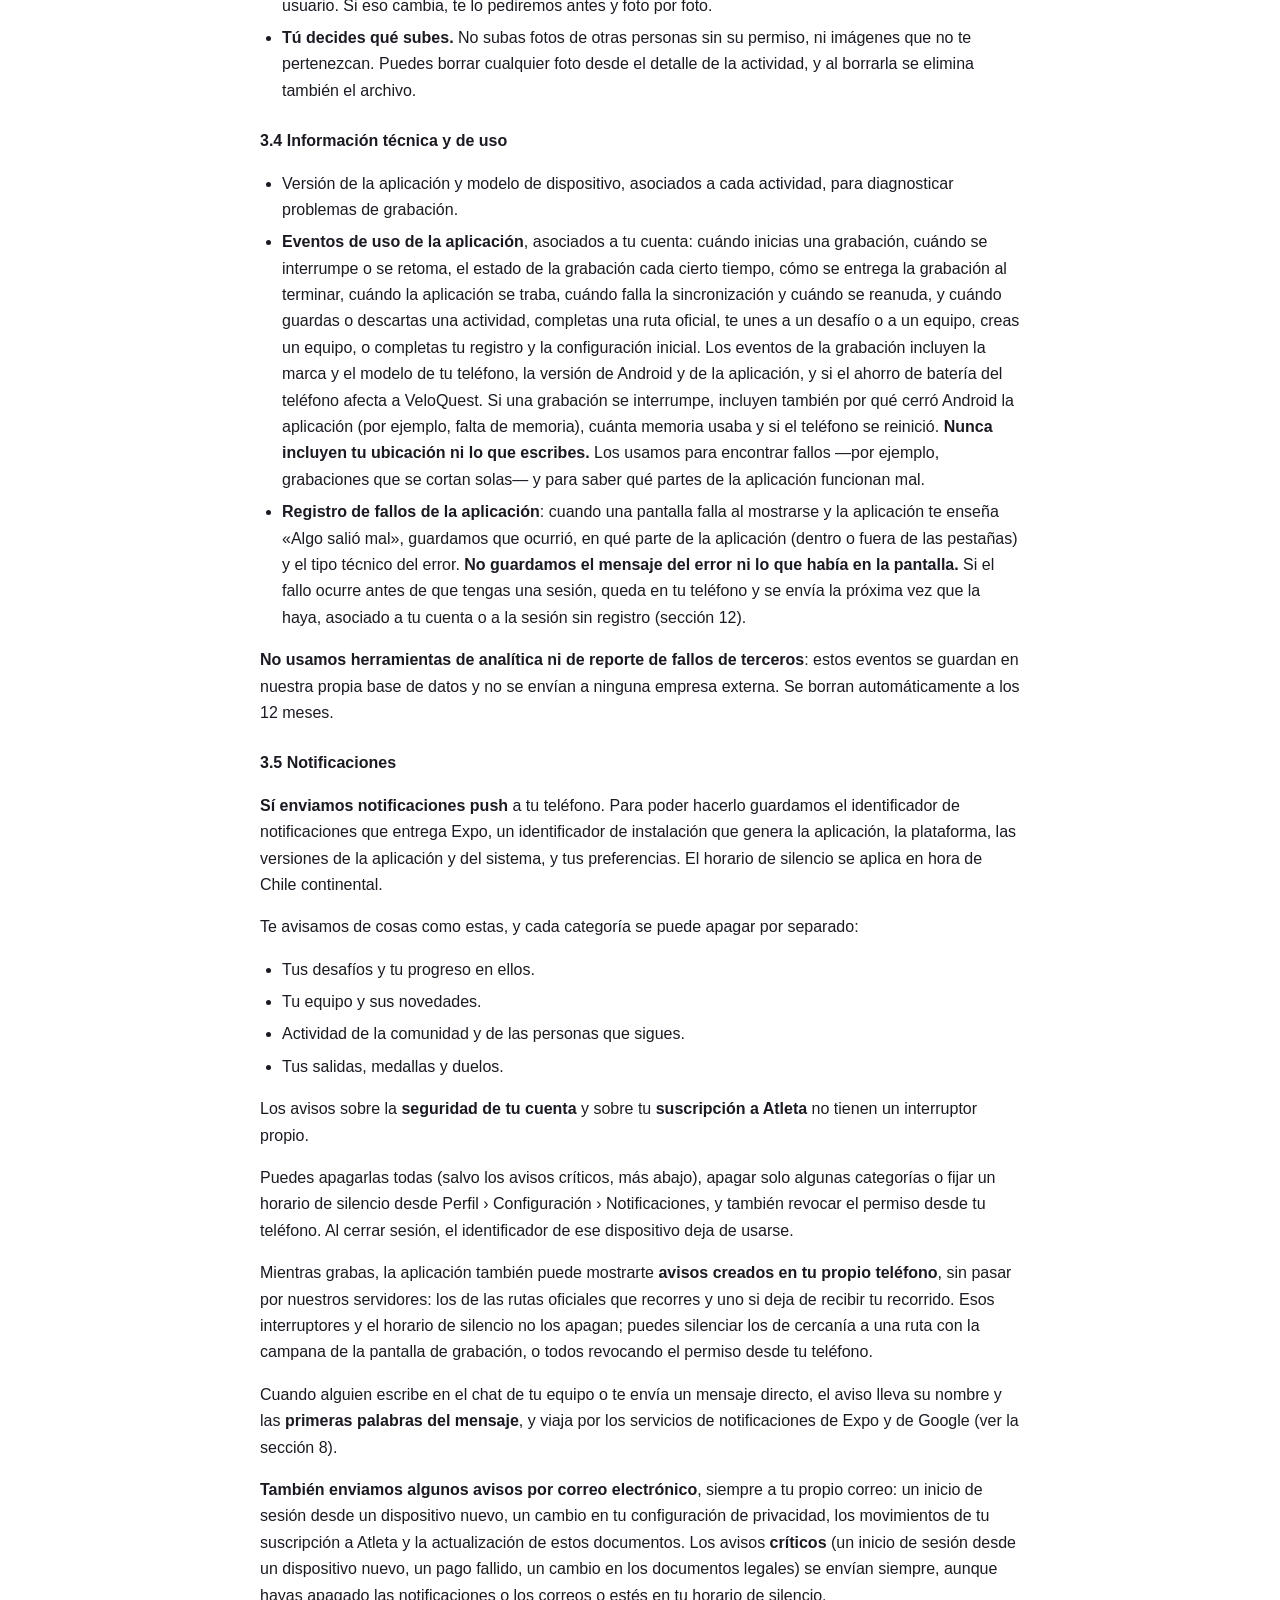
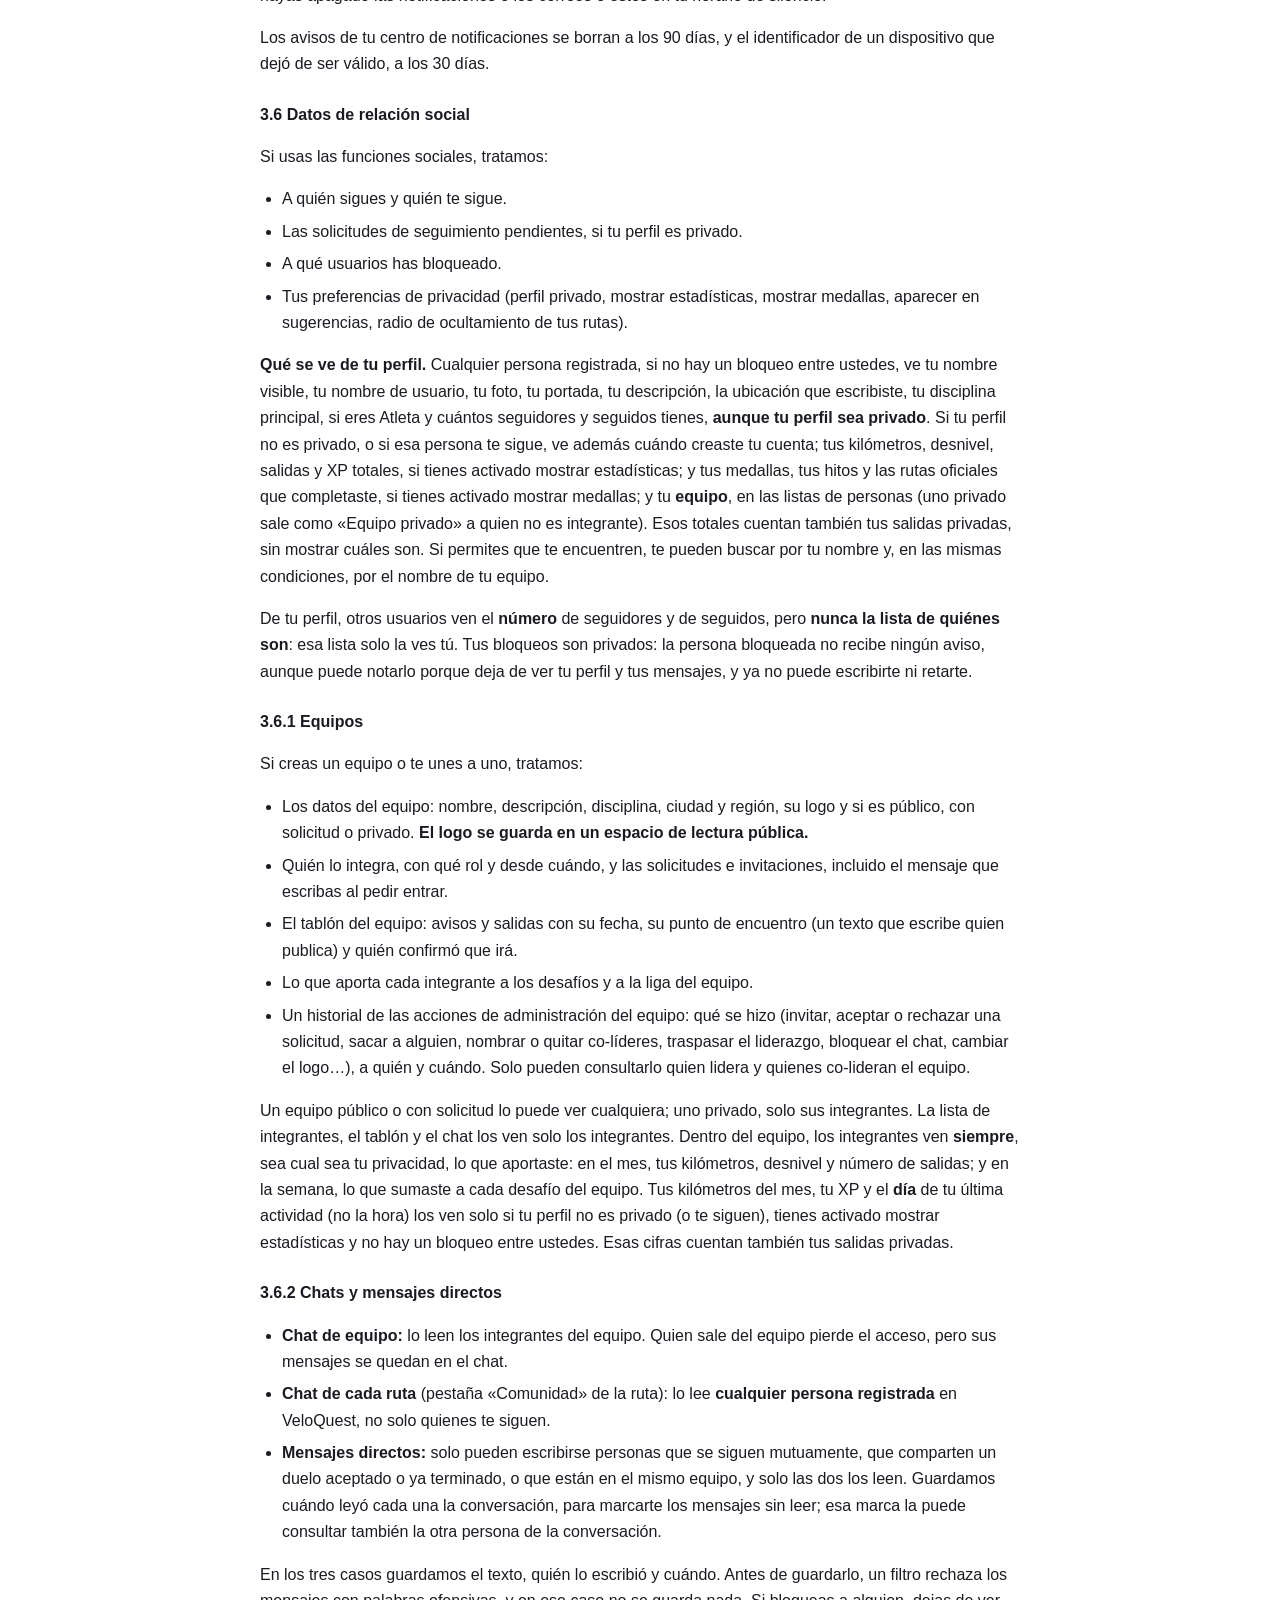
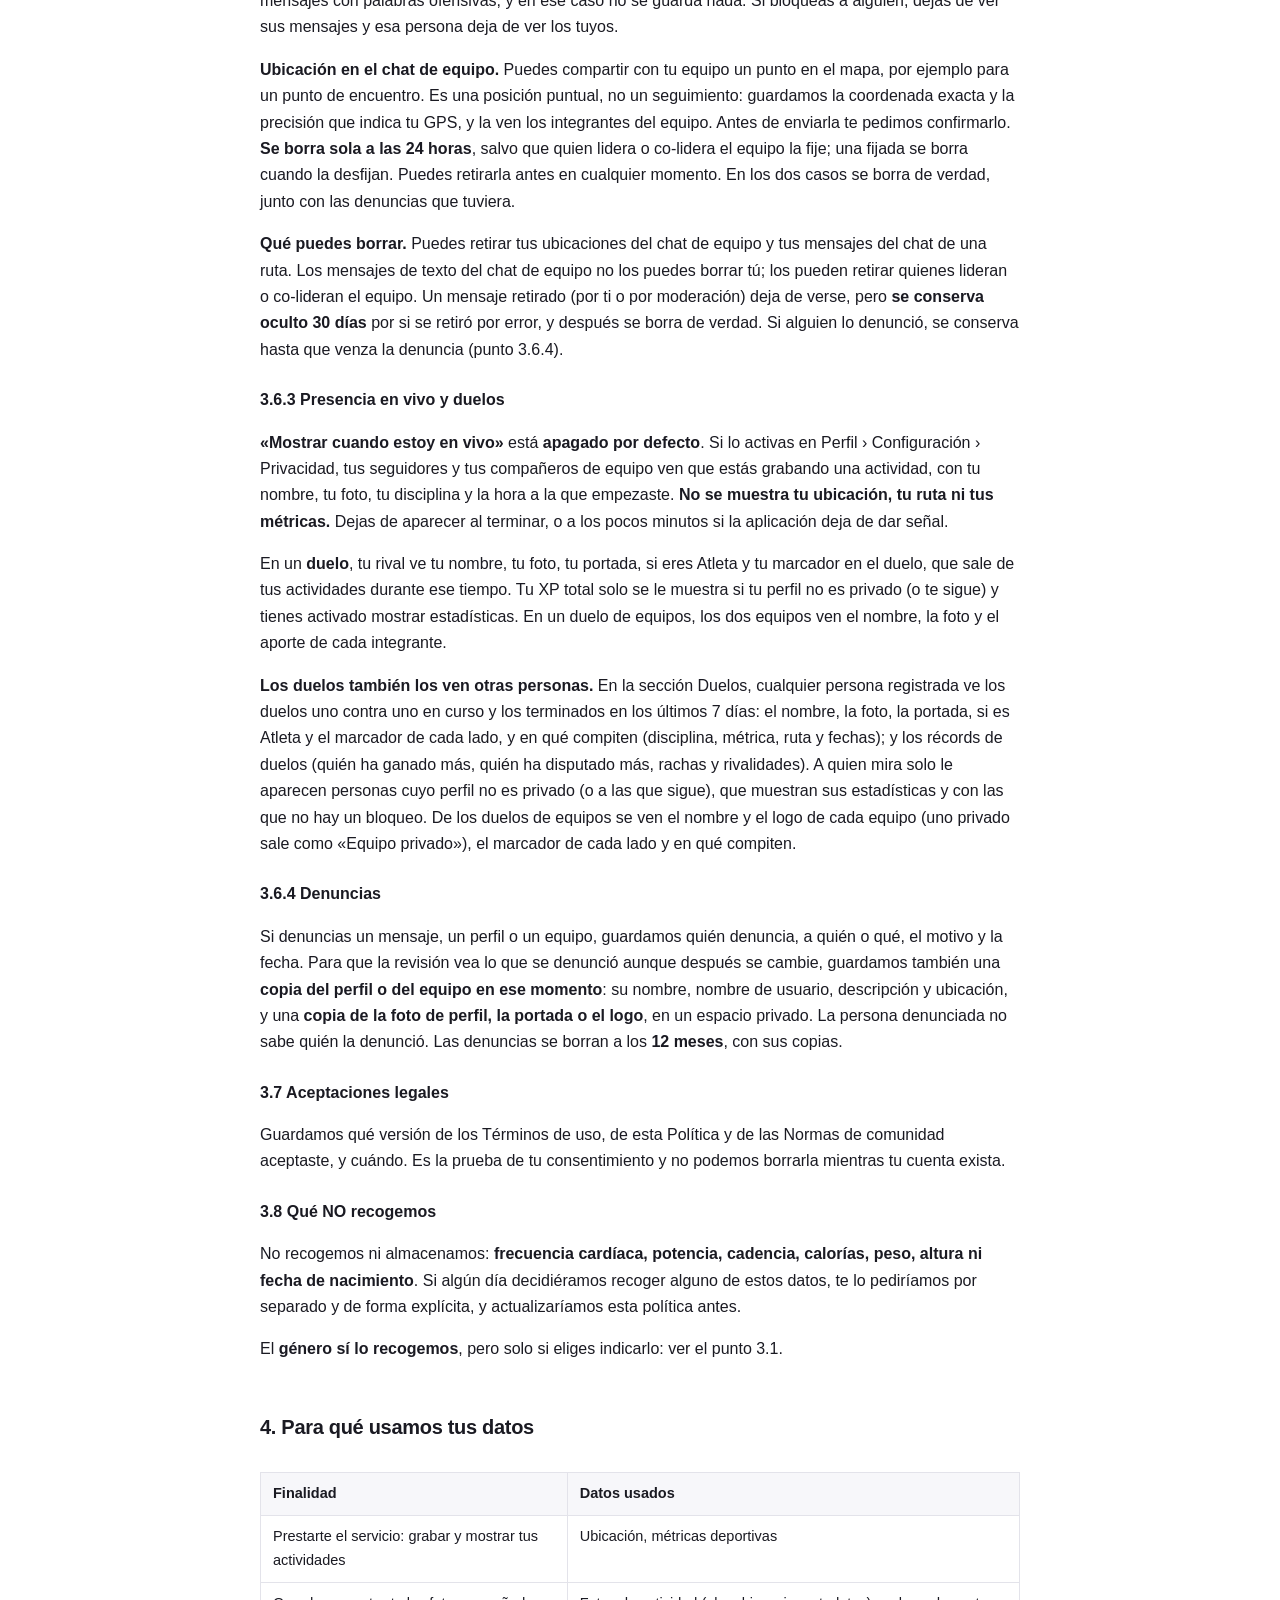
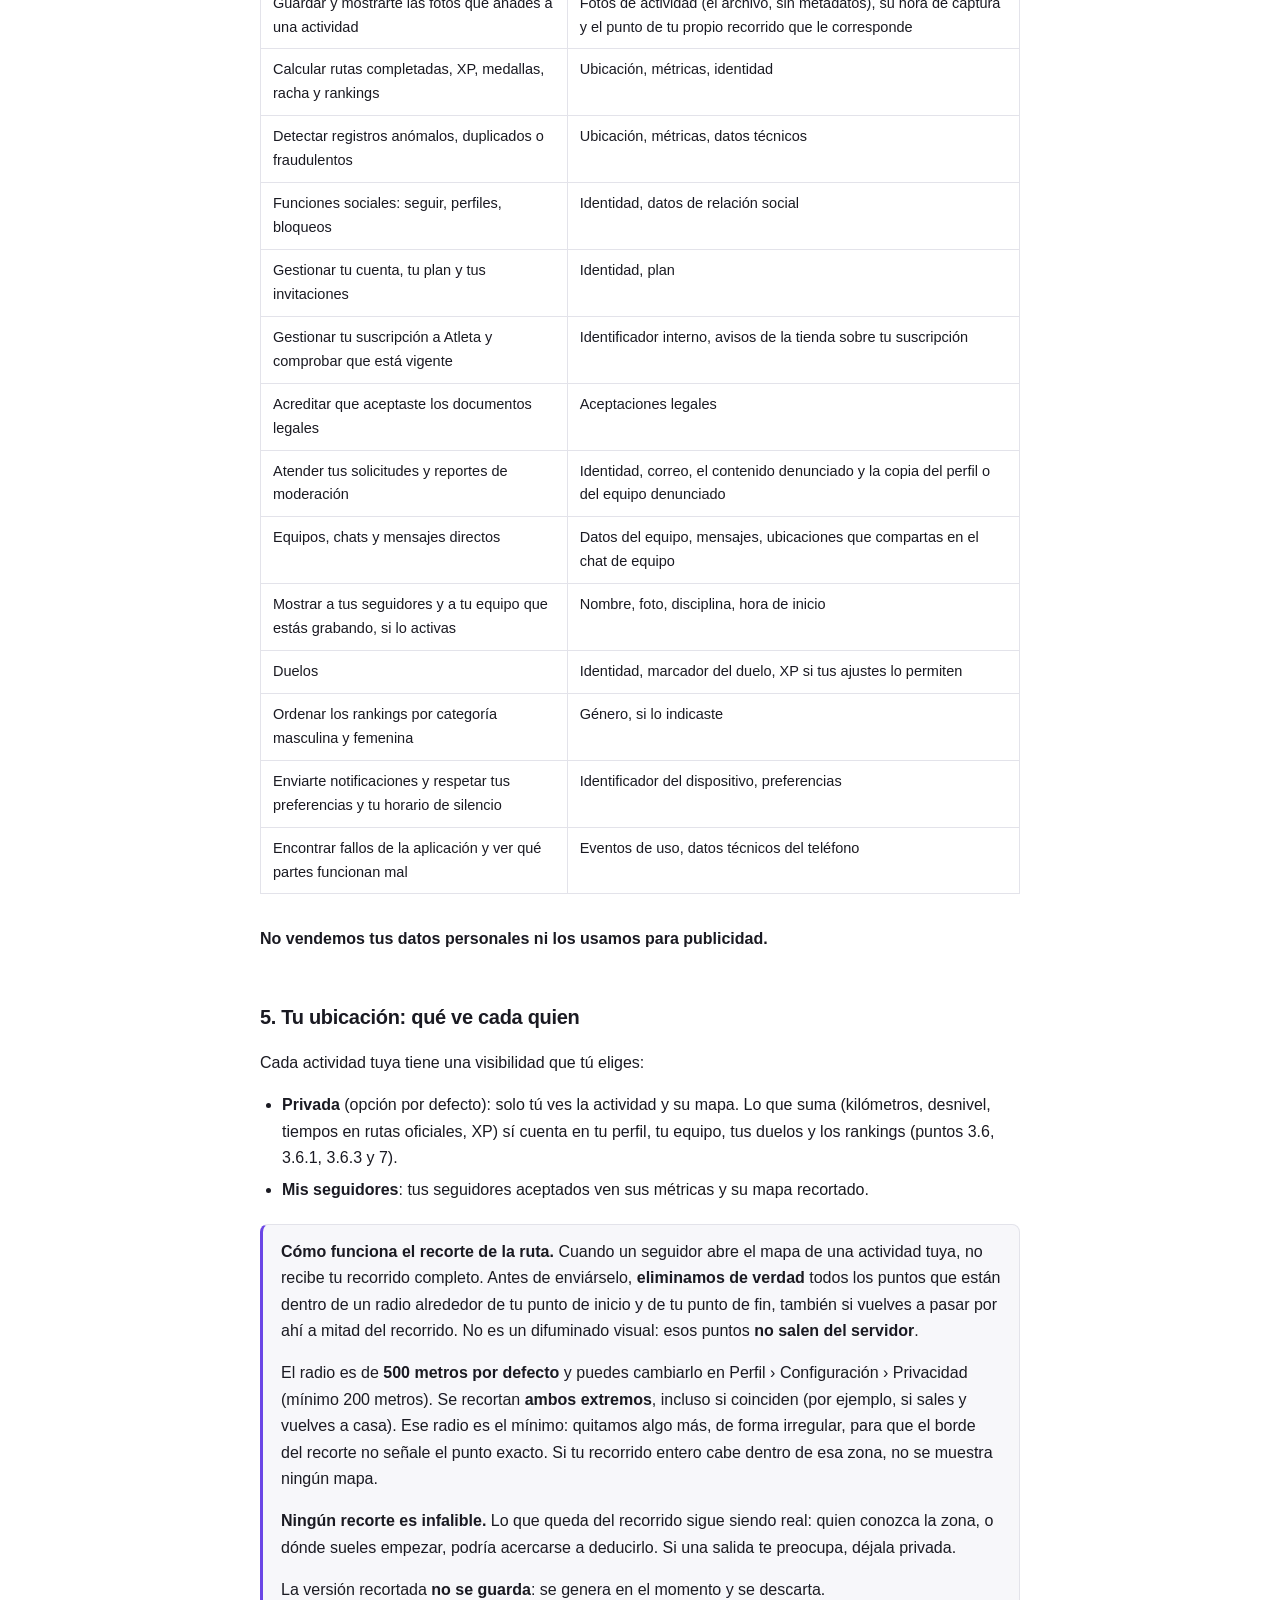
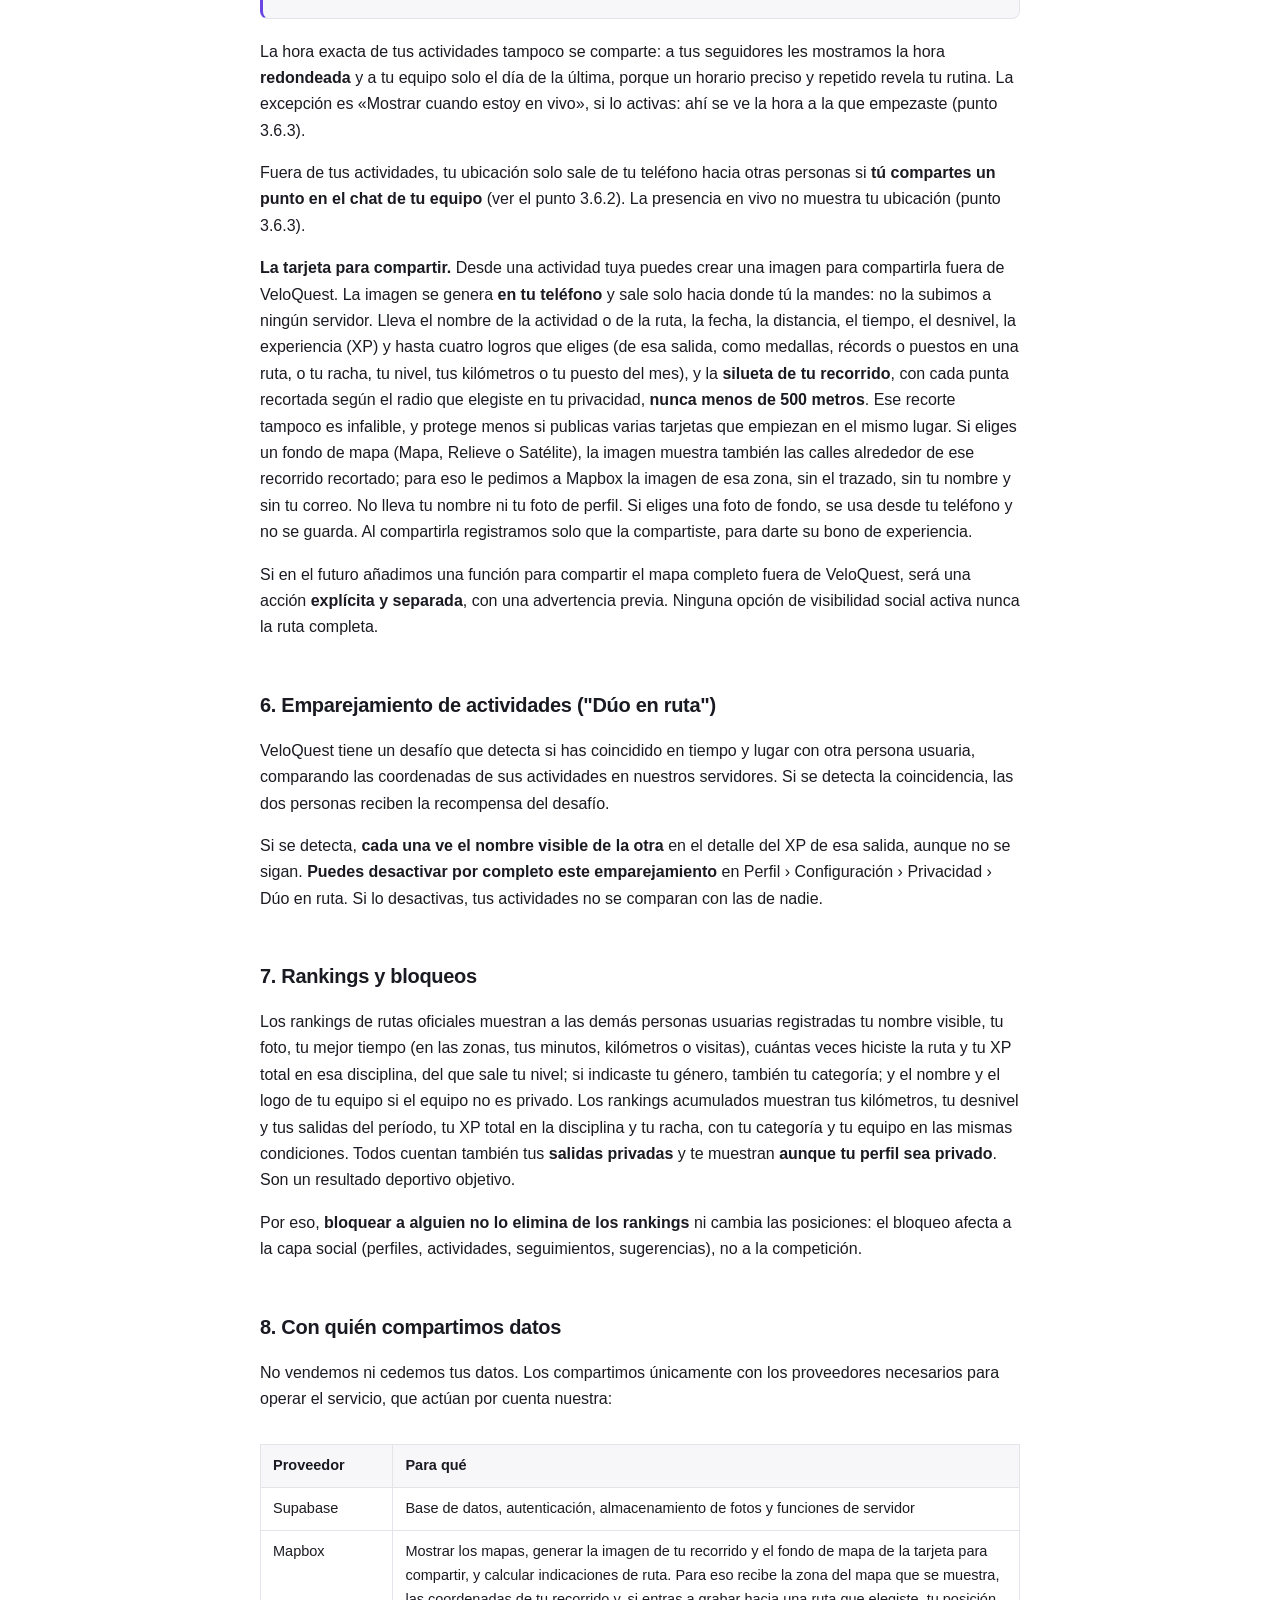
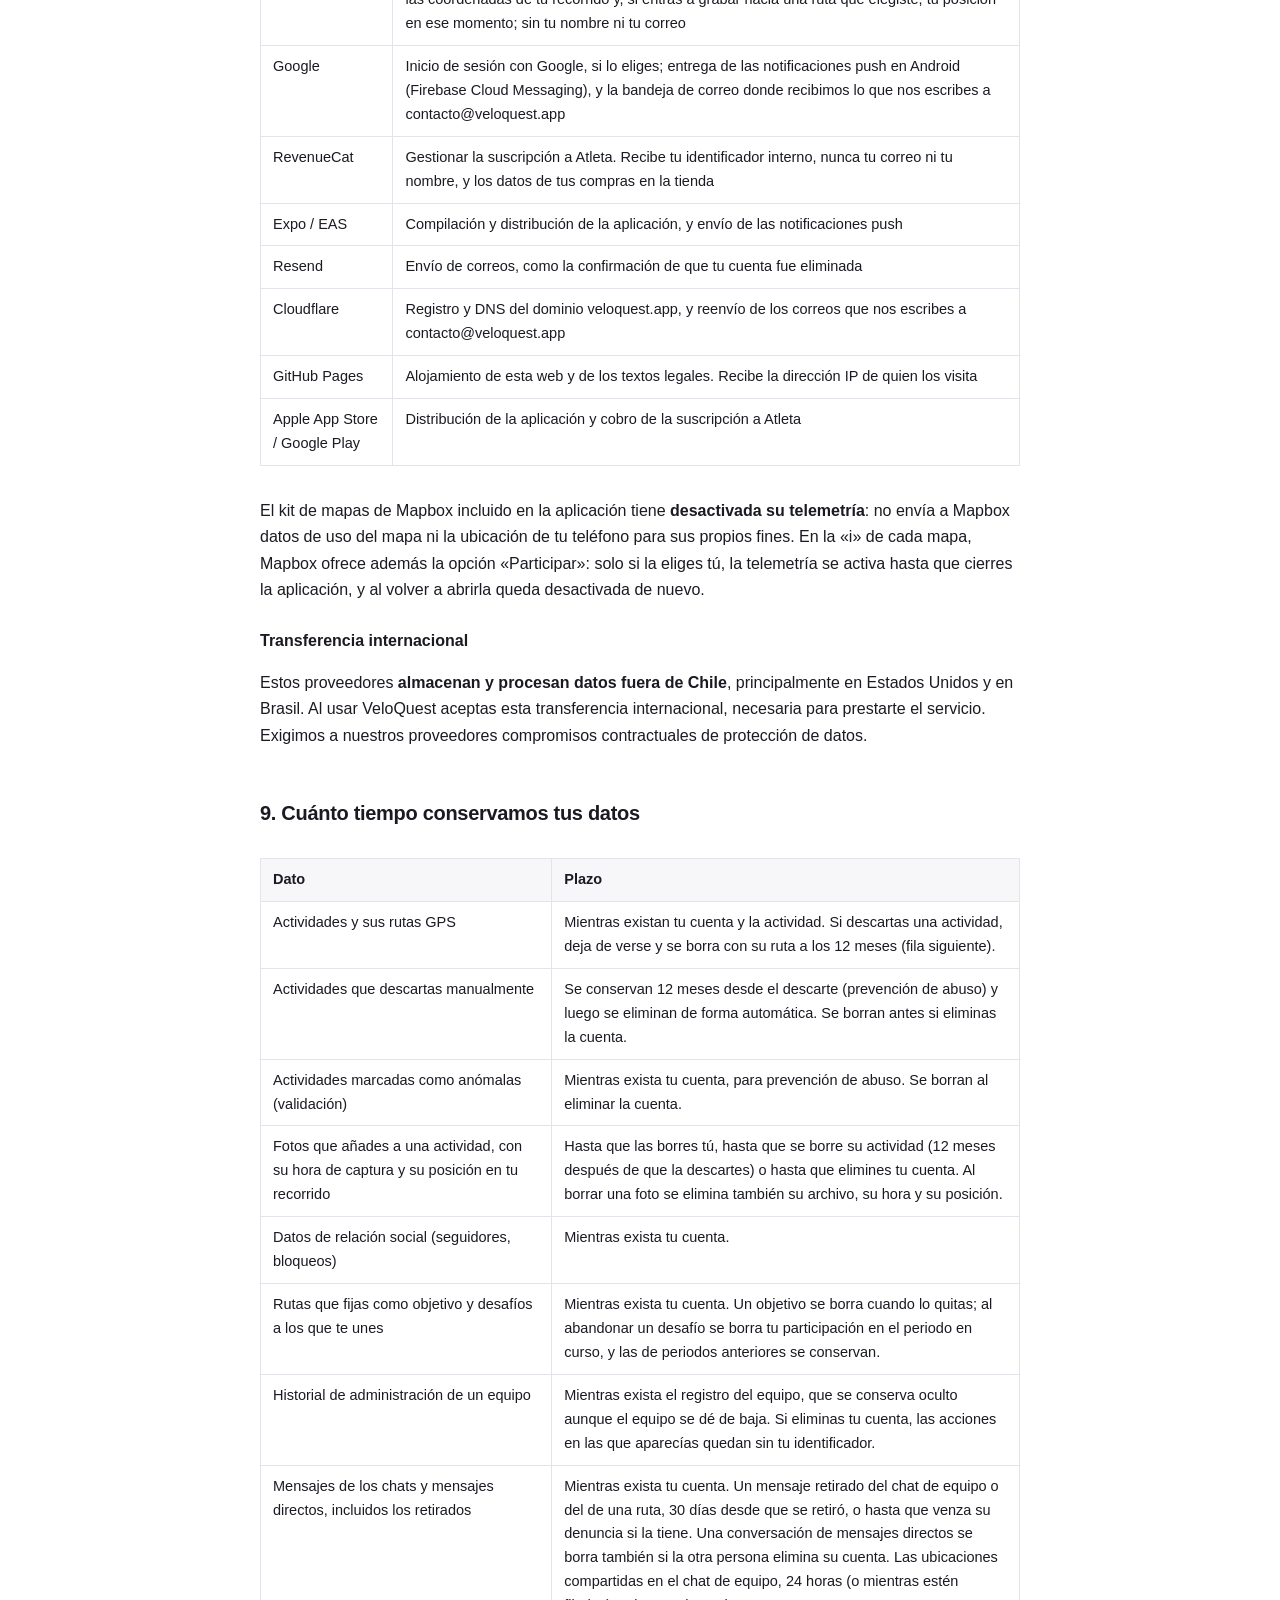
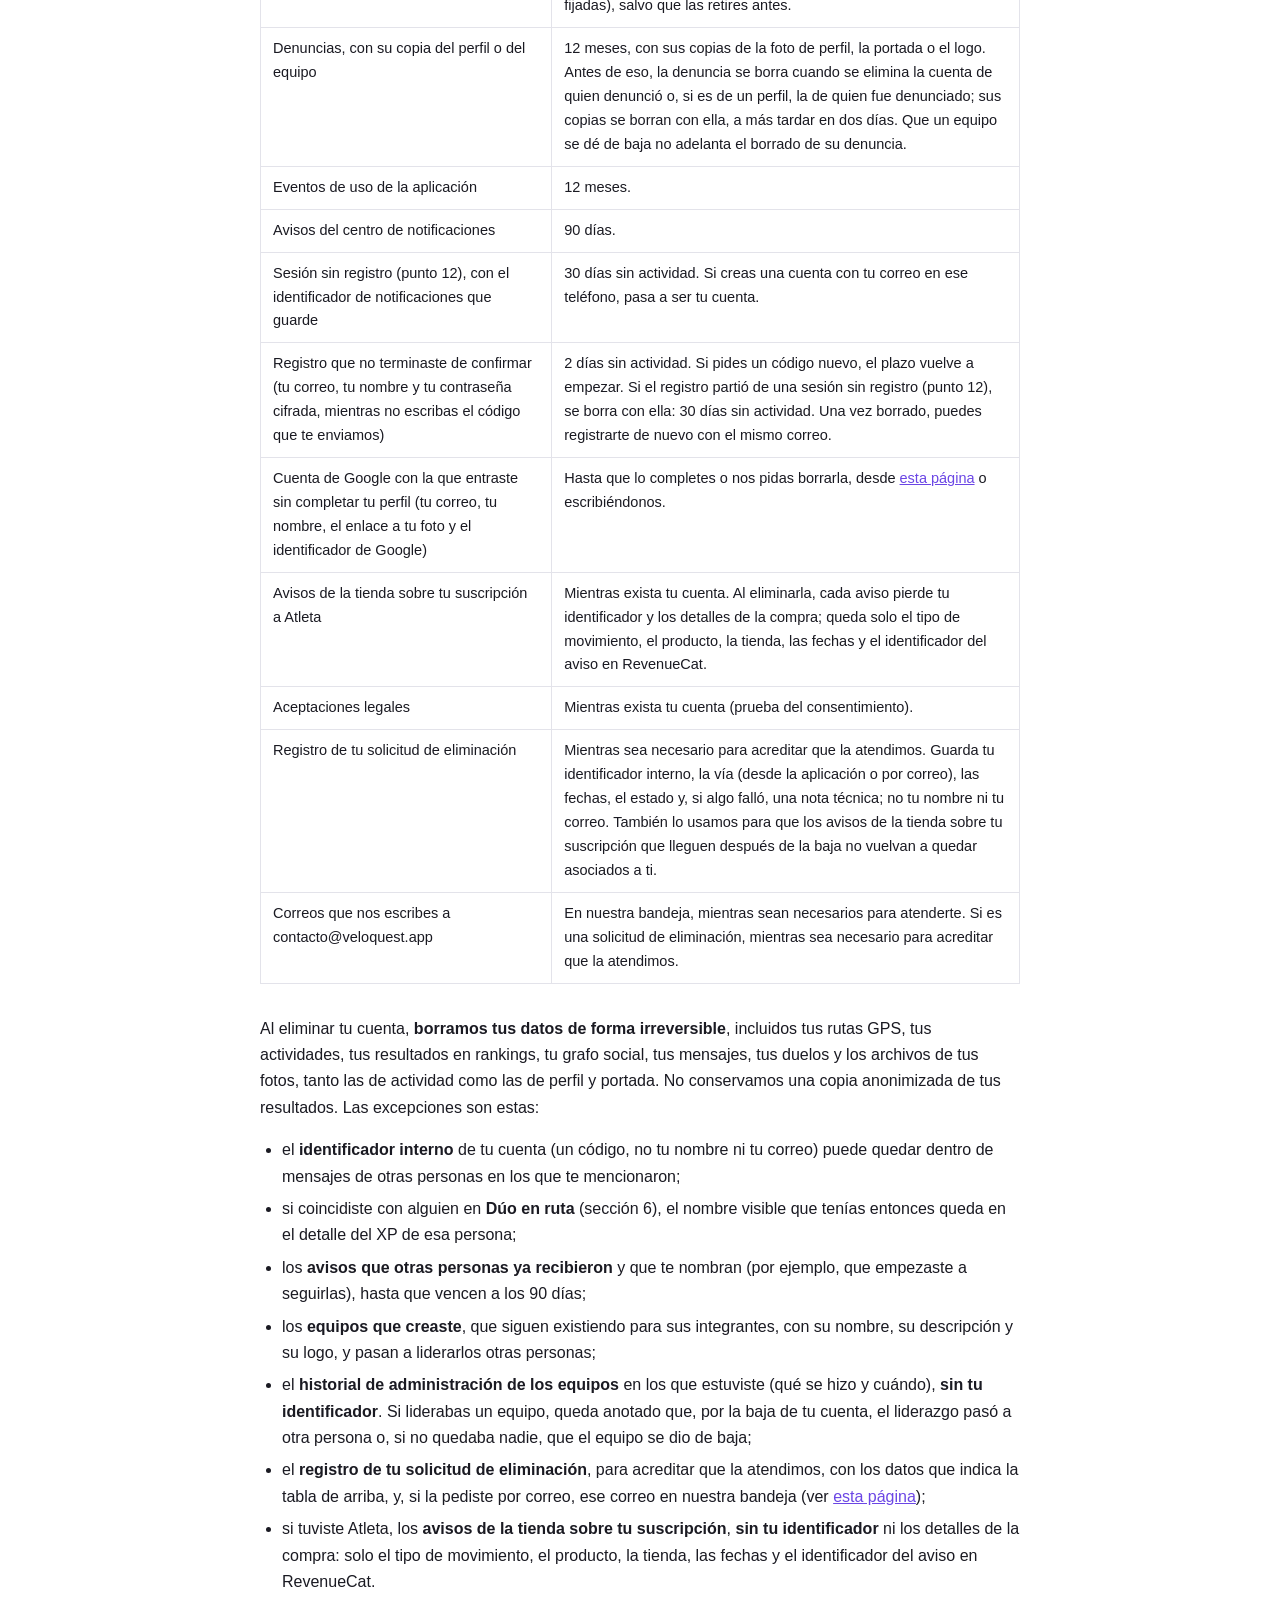
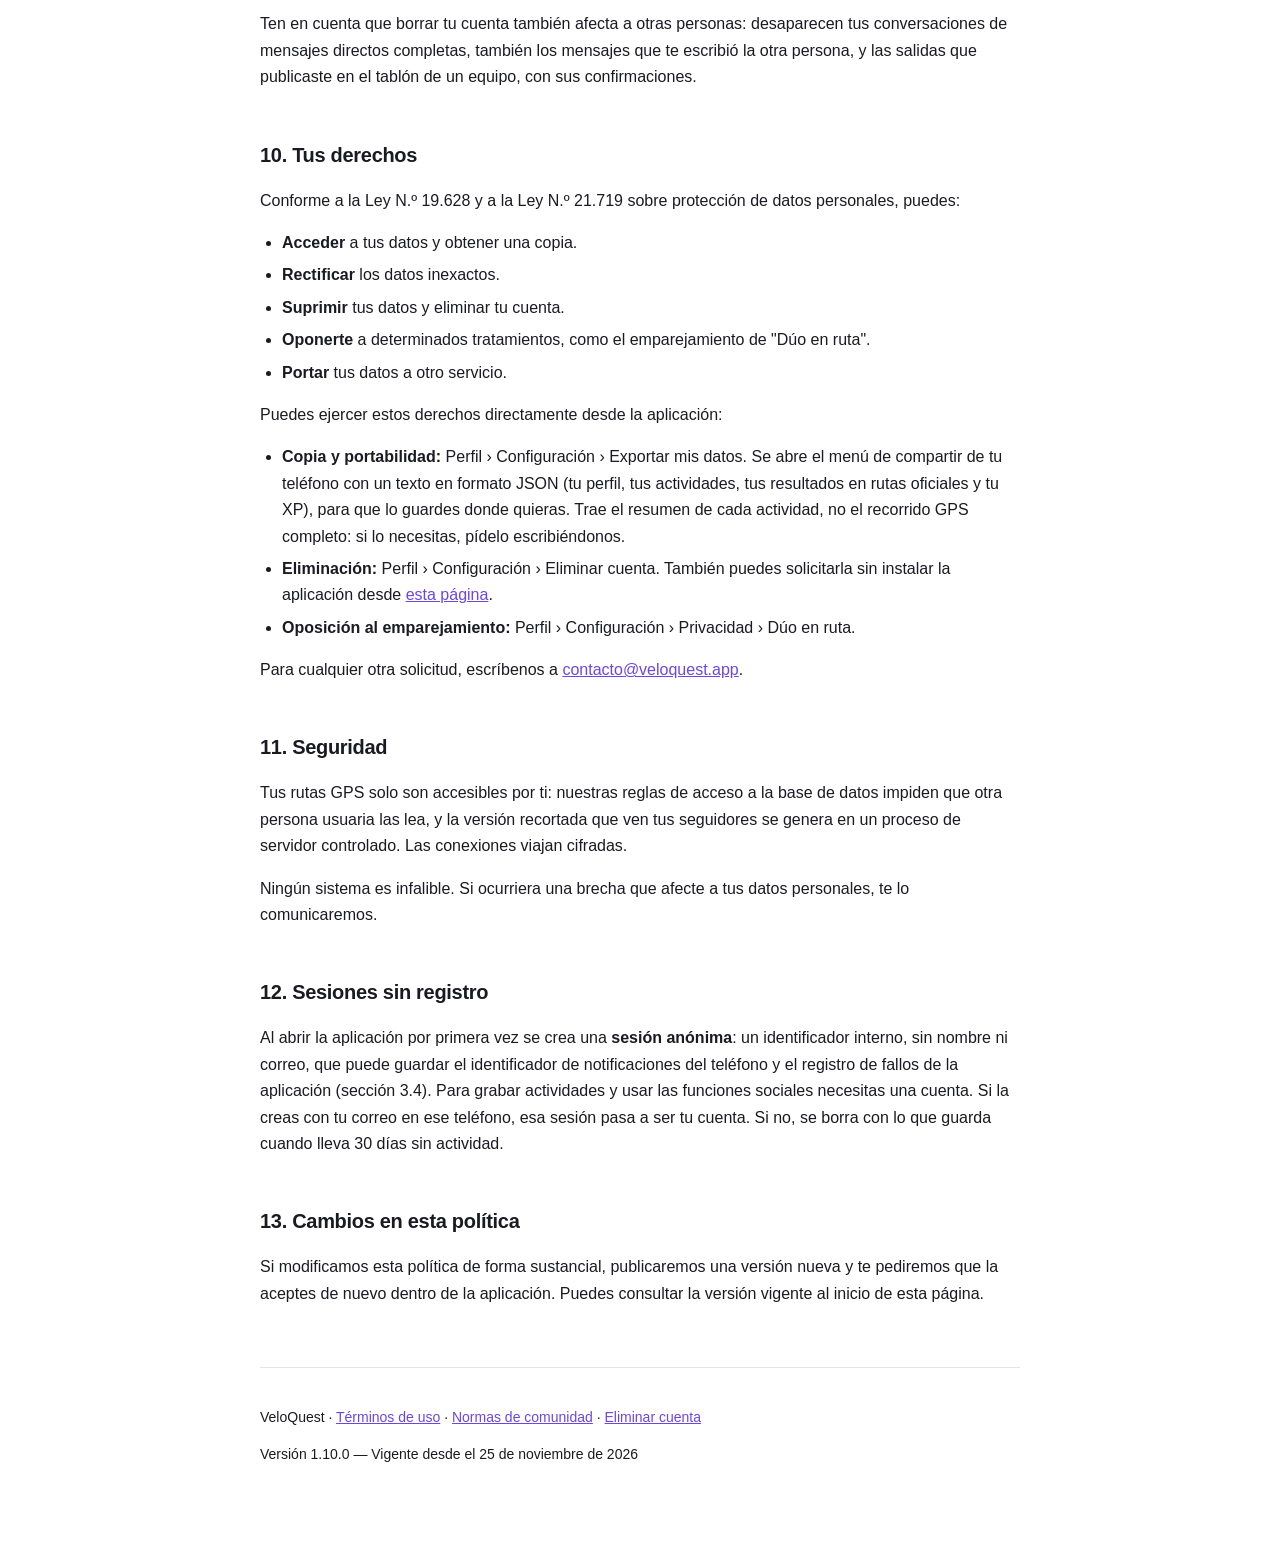
<file: legal/privacidad/index.html>
<!doctype html>
<html lang="es-CL">
<head>
  <meta charset="utf-8">
  <meta name="viewport" content="width=device-width, initial-scale=1">
  <title>Política de Privacidad — VeloQuest</title>
  <link rel="stylesheet" href="/styles.css">
</head>
<body>

<header>
  <a class="brand" href="/">VeloQuest</a>
  <h1>Política de Privacidad</h1>
  <p class="meta">Versión 1.10.0 · Vigente desde el 25 de noviembre de 2026 · Chile</p>
</header>

<main>

<p>
  Esta política explica qué datos personales trata VeloQuest, para qué, con quién se comparten
  y qué puedes hacer con ellos. Está escrita para describir <strong>lo que la aplicación hace
  realmente</strong>: si algo no aparece aquí, es que no lo recogemos.
</p>

<div class="note">
  <p><strong>Dos garantías que conviene leer primero:</strong></p>
  <ul>
    <li><strong>Ningún otro usuario ve nunca tu ruta GPS completa.</strong> Cuando compartes una
      actividad con tus seguidores, el mapa se les entrega con el <strong>inicio y el fin recortados</strong>,
      para que sea mucho más difícil deducir dónde vives o trabajas (sección 5).</li>
    <li><strong>No recogemos datos de salud.</strong> No pedimos ni almacenamos frecuencia cardíaca,
      peso, altura ni fecha de nacimiento.</li>
  </ul>
</div>

<h2>1. Quién es responsable</h2>
<p>
  El responsable del tratamiento es <strong>CYCLING VELOQUEST SpA</strong>, con domicilio en
  Antonio Bellet 193, oficina 1210, Providencia, Región Metropolitana, Chile. Puedes escribirnos a
  <a href="mailto:contacto@veloquest.app">contacto@veloquest.app</a>.
</p>

<h2>2. Edad mínima</h2>
<p>
  VeloQuest es solo para <strong>mayores de 18 años</strong>. Para crear tu cuenta te pedimos
  confirmar que tienes esa edad, y sin esa confirmación no se puede completar el registro.
  <strong>No te pedimos ni guardamos tu fecha de nacimiento</strong>, y tampoco guardamos la
  confirmación por separado: es una condición para crear la cuenta, no un dato de tu perfil. Si
  tenemos conocimiento de que una cuenta pertenece a una persona menor de 18 años, podremos cerrarla.
</p>

<h2>3. Qué datos tratamos</h2>

<h3>3.1 Cuenta e identidad</h3>
<ul>
  <li>Correo electrónico y nombre visible.</li>
  <li>Identificador interno de usuario.</li>
  <li>Foto de perfil y foto de portada, si las añades. Se guardan en un espacio de lectura pública:
    cualquiera que tenga su enlace puede verlas.</li>
  <li>Si los completas: nombre de usuario, una descripción breve, la ubicación que escribas en tu
    perfil (un texto libre, no una coordenada) y las medallas que elijas destacar.</li>
  <li>Disciplina principal (ciclismo o running) y tipo de plan (Explorador o Atleta).</li>
  <li>Tu código de invitación y, si te registraste con uno, quién te invitó.</li>
  <li><strong>Género</strong>, si eliges indicarlo. Es <strong>opcional</strong> y sirve para una sola
    cosa: los rankings por categoría masculina y femenina. Puedes elegir «Prefiero no decirlo» o
    dejarlo en blanco, y en ese caso apareces solo en el ranking general. Lo cambias o lo borras
    cuando quieras desde Perfil &rsaquo; Configuración &rsaquo; Privacidad.</li>
  <li>Si <strong>inicias sesión con Google</strong>: Google nos entrega tu correo, tu nombre, el enlace
    a tu foto de Google y un identificador de tu cuenta de Google. Te proponemos el nombre como nombre
    visible, y puedes cambiarlo; la foto y el identificador quedan en nuestro sistema de inicio de sesión
    y no se muestran en tu perfil. No recibimos tu contraseña de Google.</li>
  <li>Si contratas <strong>Atleta</strong>: cada aviso que la tienda de aplicaciones nos envía, a través
    de RevenueCat, sobre tu suscripción. Lo guardamos completo, y trae el tipo de movimiento (compra,
    renovación, cancelación…), el producto, la tienda, las fechas, el precio y el país de la compra, y los
    identificadores de la transacción. Con eso sabemos si tu suscripción está vigente. El pago lo procesa
    la tienda: <strong>nunca vemos los datos de tu tarjeta</strong>.</li>
</ul>
<p>
  Tu <strong>correo electrónico nunca es visible para otros usuarios</strong>.
</p>

<h3>3.2 Ubicación y rutas (el dato más sensible)</h3>
<p>
  Cuando grabas una actividad, registramos las coordenadas de tu recorrido: latitud, longitud,
  altitud, hora de cada punto, velocidad, rumbo y precisión de la señal.
</p>
<p>
  La grabación puede continuar <strong>con la aplicación en segundo plano o la pantalla apagada</strong>,
  para que la ruta no se corte mientras entrenas. Con la aplicación en segundo plano, solo recibimos
  tu ubicación <strong>mientras grabas una actividad</strong>:
</p>
<ul>
  <li><strong>En Android</strong> basta el permiso de ubicación <strong>mientras usas la aplicación</strong>:
    no te pedimos «Permitir todo el tiempo». Al empezar a grabar, VeloQuest inicia un servicio en primer
    plano, que Android indica con una <strong>notificación</strong> mientras dura la grabación si tienes
    activadas las notificaciones de VeloQuest; al terminarla o descartarla, el servicio se detiene.</li>
  <li><strong>VeloQuest todavía no está disponible para iPhone</strong>; cuando lo esté, esta sección
    explicará cómo funciona allí.</li>
</ul>
<p>
  Puedes revocar el permiso de ubicación en cualquier momento desde los ajustes de tu teléfono
  (dejaremos de grabar).
</p>
<p>
  <strong>Tu ruta completa es privada por defecto y solo tú la ves.</strong> Ver la sección 5.
</p>

<h3>3.3 Actividad deportiva</h3>
<ul>
  <li>Distancia, duración, tiempo en movimiento, desnivel positivo, velocidad media y máxima.</li>
  <li>Rutas oficiales completadas y tus tiempos en ellas.</li>
  <li>Experiencia (XP), nivel, medallas y racha de días activos.</li>
  <li>Estado de validación de la actividad (para detectar registros anómalos o duplicados).</li>
  <li>Las rutas que fijas como objetivo, y los desafíos a los que te unes y cuándo. De un desafío individual o
    de comunidad, las demás personas solo ven cuántos participan, no quiénes. Hay tres excepciones: la
    tarjeta de un desafío de <strong>colección de rutas</strong> muestra a las personas registradas hasta
    cuatro fotos de perfil, sin nombre, de quienes ya lo completaron (solo de quienes no tienen el perfil
    privado y muestran sus medallas); en los <strong>desafíos de equipo</strong>, los integrantes ven cuánto
    aporta cada quien (punto 3.6.1); y en tu perfil se ven las medallas de desafío que elijas destacar, con
    cuántas veces lo completaste (punto 3.6).</li>
</ul>

<h3>3.3.1 Fotos que añades a una actividad</h3>
<p>
  Puedes añadir hasta <strong>10 fotos</strong> a cada actividad, desde tu galería o con la cámara.
  Sobre ellas conviene que sepas cinco cosas concretas:
</p>
<ul>
  <li>
    <strong>La copia que se sube no lleva metadatos.</strong> Una foto tomada con el teléfono suele
    llevar dentro la coordenada exacta y la hora en que se sacó. La aplicación la reprocesa en tu
    propio dispositivo y sube una copia sin ninguno de esos datos. Esto importa especialmente aquí:
    como se explica en la sección 5, recortamos el principio y el final de tu ruta para proteger el
    lugar donde vives, y una foto con coordenadas dentro desharía ese cuidado.
  </li>
  <li>
    <strong>Antes de quitarlos leemos una sola cosa: la hora en que se sacó.</strong> Esa hora sí la
    guardamos junto a la foto, y la usamos para situarla en el punto de tu recorrido donde estabas a
    esa hora. Conviene que quede claro de dónde sale esa posición: <strong>no sale de la
    foto</strong>, sale de tu propio registro de GPS, que ya guardábamos para dibujarte la ruta.
    <strong>Nunca usamos ni guardamos las coordenadas que la cámara escribió dentro de la
    imagen</strong>: la aplicación se queda solo con la hora y descarta todo lo demás, que es lo que
    después no llega al servidor. Si la foto no trae hora, o si esa hora no cae dentro de tu salida,
    se queda sin situar y no pasa nada más. Esa hora y esa posición <strong>no se comparten con
    nadie</strong>, y se borran junto con la foto.
  </li>
  <li>
    <strong>No se guardan en un sitio público.</strong> Se almacenan en un espacio privado, y cada
    vez que se muestran se genera un enlace temporal que caduca. No existe una dirección permanente
    que alguien pueda compartir o encontrar por su cuenta.
  </li>
  <li>
    <strong>Hoy solo las ves tú.</strong> Las fotos de tus actividades no se muestran a tus
    seguidores ni a ningún otro usuario. Si eso cambia, te lo pediremos antes y foto por foto.
  </li>
  <li>
    <strong>Tú decides qué subes.</strong> No subas fotos de otras personas sin su permiso, ni
    imágenes que no te pertenezcan. Puedes borrar cualquier foto desde el detalle de la actividad,
    y al borrarla se elimina también el archivo.
  </li>
</ul>

<h3>3.4 Información técnica y de uso</h3>
<ul>
  <li>Versión de la aplicación y modelo de dispositivo, asociados a cada actividad, para diagnosticar
    problemas de grabación.</li>
  <li><strong>Eventos de uso de la aplicación</strong>, asociados a tu cuenta: cuándo inicias una
    grabación, cuándo se interrumpe o se retoma, el estado de la grabación cada cierto tiempo, cómo se
    entrega la grabación al terminar, cuándo la aplicación se traba, cuándo falla la sincronización y
    cuándo se reanuda, y cuándo guardas o descartas una actividad, completas una
    ruta oficial, te unes a un desafío o a un equipo, creas un equipo, o completas tu registro y la
    configuración inicial. Los eventos de la grabación incluyen la marca y el modelo de tu teléfono, la
    versión de Android y de la aplicación, y si el ahorro de batería del teléfono afecta a VeloQuest.
    Si una grabación se interrumpe, incluyen también por qué cerró Android la aplicación (por ejemplo,
    falta de memoria), cuánta memoria usaba y si el teléfono se reinició.
    <strong>Nunca incluyen tu ubicación ni lo que escribes.</strong> Los usamos para encontrar fallos —por
    ejemplo, grabaciones que se cortan solas— y para saber qué partes de la aplicación funcionan mal.</li>
  <li><strong>Registro de fallos de la aplicación</strong>: cuando una pantalla falla al mostrarse y la
    aplicación te enseña «Algo salió mal», guardamos que ocurrió, en qué parte de la aplicación (dentro
    o fuera de las pestañas) y el tipo técnico del error. <strong>No guardamos el mensaje del error ni
    lo que había en la pantalla.</strong> Si el fallo ocurre antes de que tengas una sesión, queda en tu
    teléfono y se envía la próxima vez que la haya, asociado a tu cuenta o a la sesión sin registro
    (sección 12).</li>
</ul>
<p>
  <strong>No usamos herramientas de analítica ni de reporte de fallos de terceros</strong>: estos
  eventos se guardan en nuestra propia base de datos y no se envían a ninguna empresa externa. Se
  borran automáticamente a los 12 meses.
</p>

<h3>3.5 Notificaciones</h3>
<p>
  <strong>Sí enviamos notificaciones push</strong> a tu teléfono. Para poder hacerlo guardamos el
  identificador de notificaciones que entrega Expo, un identificador de instalación que genera la
  aplicación, la plataforma, las versiones de la aplicación y del sistema, y tus preferencias. El
  horario de silencio se aplica en hora de Chile continental.
</p>
<p>Te avisamos de cosas como estas, y cada categoría se puede apagar por separado:</p>
<ul>
  <li>Tus desafíos y tu progreso en ellos.</li>
  <li>Tu equipo y sus novedades.</li>
  <li>Actividad de la comunidad y de las personas que sigues.</li>
  <li>Tus salidas, medallas y duelos.</li>
</ul>
<p>
  Los avisos sobre la <strong>seguridad de tu cuenta</strong> y sobre tu <strong>suscripción a
  Atleta</strong> no tienen un interruptor propio.
</p>
<p>
  Puedes apagarlas todas (salvo los avisos críticos, más abajo), apagar solo algunas categorías o fijar un horario de silencio desde
  Perfil &rsaquo; Configuración &rsaquo; Notificaciones, y también revocar el permiso desde tu teléfono. Al cerrar sesión, el
  identificador de ese dispositivo deja de usarse.
</p>
<p>
  Mientras grabas, la aplicación también puede mostrarte <strong>avisos creados en tu propio teléfono</strong>, sin pasar por
  nuestros servidores: los de las rutas oficiales que recorres y uno si deja de recibir tu recorrido. Esos interruptores y el
  horario de silencio no los apagan; puedes silenciar los de cercanía a una ruta con la campana de la pantalla de grabación, o
  todos revocando el permiso desde tu teléfono.
</p>
<p>
  Cuando alguien escribe en el chat de tu equipo o te envía un mensaje directo, el aviso lleva su nombre y las
  <strong>primeras palabras del mensaje</strong>, y viaja por los servicios de notificaciones de
  Expo y de Google (ver la sección 8).
</p>
<p>
  <strong>También enviamos algunos avisos por correo electrónico</strong>, siempre a tu propio
  correo: un inicio de sesión desde un dispositivo nuevo, un cambio en tu configuración de
  privacidad, los movimientos de tu suscripción a Atleta y la actualización de estos documentos.
  Los avisos <strong>críticos</strong> (un inicio de sesión desde un dispositivo nuevo, un pago fallido,
  un cambio en los documentos legales) se envían siempre, aunque hayas apagado las notificaciones o los correos o estés
  en tu horario de silencio.
</p>
<p>
  Los avisos de tu centro de notificaciones se borran a los 90 días, y el identificador de un
  dispositivo que dejó de ser válido, a los 30 días.
</p>

<h3>3.6 Datos de relación social</h3>
<p>Si usas las funciones sociales, tratamos:</p>
<ul>
  <li>A quién sigues y quién te sigue.</li>
  <li>Las solicitudes de seguimiento pendientes, si tu perfil es privado.</li>
  <li>A qué usuarios has bloqueado.</li>
  <li>Tus preferencias de privacidad (perfil privado, mostrar estadísticas, mostrar medallas,
    aparecer en sugerencias, radio de ocultamiento de tus rutas).</li>
</ul>
<p>
  <strong>Qué se ve de tu perfil.</strong> Cualquier persona registrada, si no hay un bloqueo entre
  ustedes, ve tu nombre visible, tu nombre de usuario, tu foto, tu portada, tu descripción, la ubicación
  que escribiste, tu disciplina principal, si eres Atleta y cuántos seguidores y seguidos tienes,
  <strong>aunque tu perfil sea privado</strong>. Si tu perfil no es privado, o si esa persona te sigue,
  ve además cuándo creaste tu cuenta; tus kilómetros, desnivel, salidas y XP totales, si tienes activado
  mostrar estadísticas; y tus medallas, tus hitos y las rutas oficiales que completaste, si tienes
  activado mostrar medallas; y tu <strong>equipo</strong>, en las listas de personas (uno privado sale como
  «Equipo privado» a quien no es integrante). Esos totales cuentan también tus salidas privadas, sin
  mostrar cuáles son. Si permites que te encuentren, te pueden buscar por tu nombre y, en las mismas
  condiciones, por el nombre de tu equipo.
</p>
<p>
  De tu perfil, otros usuarios ven el <strong>número</strong> de seguidores y de seguidos, pero
  <strong>nunca la lista de quiénes son</strong>: esa lista solo la ves tú. Tus bloqueos son
  privados: la persona bloqueada no recibe ningún aviso, aunque puede notarlo porque deja de ver tu
  perfil y tus mensajes, y ya no puede escribirte ni retarte.
</p>

<h3>3.6.1 Equipos</h3>
<p>Si creas un equipo o te unes a uno, tratamos:</p>
<ul>
  <li>Los datos del equipo: nombre, descripción, disciplina, ciudad y región, su logo y si es
    público, con solicitud o privado. <strong>El logo se guarda en un espacio de lectura
    pública.</strong></li>
  <li>Quién lo integra, con qué rol y desde cuándo, y las solicitudes e invitaciones, incluido el
    mensaje que escribas al pedir entrar.</li>
  <li>El tablón del equipo: avisos y salidas con su fecha, su punto de encuentro (un texto que
    escribe quien publica) y quién confirmó que irá.</li>
  <li>Lo que aporta cada integrante a los desafíos y a la liga del equipo.</li>
  <li>Un historial de las acciones de administración del equipo: qué se hizo (invitar, aceptar o
    rechazar una solicitud, sacar a alguien, nombrar o quitar co-líderes, traspasar el liderazgo,
    bloquear el chat, cambiar el logo…), a quién y cuándo. Solo pueden consultarlo quien lidera y
    quienes co-lideran el equipo.</li>
</ul>
<p>
  Un equipo público o con solicitud lo puede ver cualquiera; uno privado, solo sus integrantes. La
  lista de integrantes, el tablón y el chat los ven solo los integrantes. Dentro del equipo, los
  integrantes ven <strong>siempre</strong>, sea cual sea tu privacidad, lo que aportaste: en el mes, tus kilómetros,
  desnivel y número de salidas; y en la semana, lo que sumaste a cada desafío del equipo. Tus kilómetros del mes, tu XP y el <strong>día</strong> de tu última actividad (no la hora) los
  ven solo si tu perfil no es privado (o te siguen), tienes activado mostrar estadísticas y no hay un
  bloqueo entre ustedes. Esas cifras cuentan también tus salidas privadas.
</p>

<h3>3.6.2 Chats y mensajes directos</h3>
<ul>
  <li><strong>Chat de equipo:</strong> lo leen los integrantes del equipo. Quien sale del equipo
    pierde el acceso, pero sus mensajes se quedan en el chat.</li>
  <li><strong>Chat de cada ruta</strong> (pestaña «Comunidad» de la ruta): lo lee
    <strong>cualquier persona registrada</strong> en VeloQuest, no solo quienes te siguen.</li>
  <li><strong>Mensajes directos:</strong> solo pueden escribirse personas que se siguen
    mutuamente, que comparten un duelo aceptado o ya terminado, o que están en el mismo equipo, y solo las dos los
    leen. Guardamos cuándo leyó cada una la conversación, para marcarte los mensajes sin leer; esa
    marca la puede consultar también la otra persona de la conversación.</li>
</ul>
<p>
  En los tres casos guardamos el texto, quién lo escribió y cuándo. Antes de guardarlo, un filtro
  rechaza los mensajes con palabras ofensivas, y en ese caso no se guarda nada. Si bloqueas a
  alguien, dejas de ver sus mensajes y esa persona deja de ver los tuyos.
</p>
<p>
  <strong>Ubicación en el chat de equipo.</strong> Puedes compartir con tu equipo un punto en el
  mapa, por ejemplo para un punto de encuentro. Es una posición puntual, no un seguimiento: guardamos
  la coordenada exacta y la precisión que indica tu GPS, y la ven los integrantes del equipo. Antes
  de enviarla te pedimos confirmarlo. <strong>Se borra sola a las 24 horas</strong>, salvo que quien
  lidera o co-lidera el equipo la fije; una fijada se borra cuando la desfijan. Puedes retirarla antes
  en cualquier momento. En los dos casos se borra de verdad, junto con las denuncias que tuviera.
</p>
<p>
  <strong>Qué puedes borrar.</strong> Puedes retirar tus ubicaciones del chat de equipo y tus
  mensajes del chat de una ruta. Los mensajes de texto del chat de equipo no los puedes borrar tú;
  los pueden retirar quienes lideran o co-lideran el equipo. Un mensaje retirado (por ti o por moderación) deja de
  verse, pero <strong>se conserva oculto 30 días</strong> por si se retiró por error, y después se
  borra de verdad. Si alguien lo denunció, se conserva hasta que venza la denuncia (punto 3.6.4).
</p>

<h3>3.6.3 Presencia en vivo y duelos</h3>
<p>
  <strong>«Mostrar cuando estoy en vivo»</strong> está <strong>apagado por defecto</strong>. Si lo
  activas en Perfil &rsaquo; Configuración &rsaquo; Privacidad, tus seguidores y tus compañeros de equipo
  ven que estás grabando una actividad, con tu nombre, tu foto, tu disciplina y la hora a la que
  empezaste. <strong>No se muestra tu ubicación, tu ruta ni tus métricas.</strong> Dejas de aparecer
  al terminar, o a los pocos minutos si la aplicación deja de dar señal.
</p>
<p>
  En un <strong>duelo</strong>, tu rival ve tu nombre, tu foto, tu portada, si eres Atleta y tu
  marcador en el duelo, que sale de tus actividades durante ese tiempo. Tu XP total solo se le
  muestra si tu perfil no es privado (o te sigue) y tienes activado mostrar estadísticas. En un
  duelo de equipos, los dos equipos ven el nombre, la foto y el aporte de cada integrante.
</p>
<p>
  <strong>Los duelos también los ven otras personas.</strong> En la sección Duelos, cualquier persona
  registrada ve los duelos uno contra uno en curso y los terminados en los últimos 7 días: el nombre, la
  foto, la portada, si es Atleta y el marcador de cada lado, y en qué compiten (disciplina, métrica, ruta y
  fechas); y los récords de duelos (quién ha ganado más, quién ha disputado más, rachas y rivalidades). A quien mira solo le aparecen personas cuyo perfil no es privado (o a las que sigue), que
  muestran sus estadísticas y con las que no hay un bloqueo. De los duelos de equipos se ven el nombre y el
  logo de cada equipo (uno privado sale como «Equipo privado»), el marcador de cada lado y en qué compiten.
</p>

<h3>3.6.4 Denuncias</h3>
<p>
  Si denuncias un mensaje, un perfil o un equipo, guardamos quién denuncia, a quién o qué, el motivo
  y la fecha. Para que la revisión vea lo que se denunció aunque después se cambie, guardamos
  también una <strong>copia del perfil o del equipo en ese momento</strong>: su nombre, nombre de
  usuario, descripción y ubicación, y una <strong>copia de la foto de perfil, la portada o el
  logo</strong>, en un espacio privado. La persona denunciada no sabe quién la denunció. Las
  denuncias se borran a los <strong>12 meses</strong>, con sus copias.
</p>

<h3>3.7 Aceptaciones legales</h3>
<p>
  Guardamos qué versión de los Términos de uso, de esta Política y de las Normas de comunidad
  aceptaste, y cuándo. Es la prueba de tu consentimiento y no podemos borrarla mientras tu cuenta
  exista.
</p>

<h3>3.8 Qué NO recogemos</h3>
<p>
  No recogemos ni almacenamos: <strong>frecuencia cardíaca, potencia, cadencia, calorías, peso,
  altura ni fecha de nacimiento</strong>. Si algún día decidiéramos recoger alguno de estos datos, te
  lo pediríamos por separado y de forma explícita, y actualizaríamos esta política antes.
</p>
<p>
  El <strong>género sí lo recogemos</strong>, pero solo si eliges indicarlo: ver el punto 3.1.
</p>

<h2>4. Para qué usamos tus datos</h2>
<div class="table-wrap">
<table>
  <tr><th>Finalidad</th><th>Datos usados</th></tr>
  <tr><td>Prestarte el servicio: grabar y mostrar tus actividades</td><td>Ubicación, métricas deportivas</td></tr>
  <tr><td>Guardar y mostrarte las fotos que añades a una actividad</td><td>Fotos de actividad (el archivo, sin metadatos), su hora de captura y el punto de tu propio recorrido que le corresponde</td></tr>
  <tr><td>Calcular rutas completadas, XP, medallas, racha y rankings</td><td>Ubicación, métricas, identidad</td></tr>
  <tr><td>Detectar registros anómalos, duplicados o fraudulentos</td><td>Ubicación, métricas, datos técnicos</td></tr>
  <tr><td>Funciones sociales: seguir, perfiles, bloqueos</td><td>Identidad, datos de relación social</td></tr>
  <tr><td>Gestionar tu cuenta, tu plan y tus invitaciones</td><td>Identidad, plan</td></tr>
  <tr><td>Gestionar tu suscripción a Atleta y comprobar que está vigente</td><td>Identificador interno, avisos de la tienda sobre tu suscripción</td></tr>
  <tr><td>Acreditar que aceptaste los documentos legales</td><td>Aceptaciones legales</td></tr>
  <tr><td>Atender tus solicitudes y reportes de moderación</td><td>Identidad, correo, el contenido denunciado y la copia del perfil o del equipo denunciado</td></tr>
  <tr><td>Equipos, chats y mensajes directos</td><td>Datos del equipo, mensajes, ubicaciones que compartas en el chat de equipo</td></tr>
  <tr><td>Mostrar a tus seguidores y a tu equipo que estás grabando, si lo activas</td><td>Nombre, foto, disciplina, hora de inicio</td></tr>
  <tr><td>Duelos</td><td>Identidad, marcador del duelo, XP si tus ajustes lo permiten</td></tr>
  <tr><td>Ordenar los rankings por categoría masculina y femenina</td><td>Género, si lo indicaste</td></tr>
  <tr><td>Enviarte notificaciones y respetar tus preferencias y tu horario de silencio</td><td>Identificador del dispositivo, preferencias</td></tr>
  <tr><td>Encontrar fallos de la aplicación y ver qué partes funcionan mal</td><td>Eventos de uso, datos técnicos del teléfono</td></tr>
</table>
</div>
<p><strong>No vendemos tus datos personales ni los usamos para publicidad.</strong></p>

<h2>5. Tu ubicación: qué ve cada quien</h2>

<p>Cada actividad tuya tiene una visibilidad que tú eliges:</p>
<ul>
  <li><strong>Privada</strong> (opción por defecto): solo tú ves la actividad y su mapa. Lo que suma
    (kilómetros, desnivel, tiempos en rutas oficiales, XP) sí cuenta en tu perfil, tu equipo, tus duelos y
    los rankings (puntos 3.6, 3.6.1, 3.6.3 y 7).</li>
  <li><strong>Mis seguidores</strong>: tus seguidores aceptados ven sus métricas y su mapa recortado.</li>
</ul>

<div class="note">
  <p><strong>Cómo funciona el recorte de la ruta.</strong> Cuando un seguidor abre el mapa de una
  actividad tuya, no recibe tu recorrido completo. Antes de enviárselo, <strong>eliminamos de
  verdad</strong> todos los puntos que están dentro de un radio alrededor de tu punto de inicio y de tu
  punto de fin, también si vuelves a pasar por ahí a mitad del recorrido. No es un difuminado visual:
  esos puntos <strong>no salen del servidor</strong>.</p>
  <p>El radio es de <strong>500 metros por defecto</strong> y puedes cambiarlo en Perfil &rsaquo; Configuración &rsaquo;
  Privacidad (mínimo 200 metros). Se recortan <strong>ambos extremos</strong>, incluso si coinciden
  (por ejemplo, si sales y vuelves a casa). Ese radio es el mínimo: quitamos algo más, de forma irregular,
  para que el borde del recorte no señale el punto exacto. Si tu recorrido entero cabe dentro de esa zona,
  no se muestra ningún mapa.</p>
  <p><strong>Ningún recorte es infalible.</strong> Lo que queda del recorrido sigue siendo real: quien
  conozca la zona, o dónde sueles empezar, podría acercarse a deducirlo. Si una salida te preocupa, déjala
  privada.</p>
  <p>La versión recortada <strong>no se guarda</strong>: se genera en el momento y se descarta.</p>
</div>

<p>
  La hora exacta de tus actividades tampoco se comparte: a tus seguidores les mostramos la hora
  <strong>redondeada</strong> y a tu equipo solo el día de la última, porque un horario preciso y repetido
  revela tu rutina. La excepción es «Mostrar cuando estoy en vivo», si lo activas: ahí se ve la hora a la
  que empezaste (punto 3.6.3).
</p>
<p>
  Fuera de tus actividades, tu ubicación solo sale de tu teléfono hacia otras personas si
  <strong>tú compartes un punto en el chat de tu equipo</strong> (ver el punto 3.6.2). La presencia
  en vivo no muestra tu ubicación (punto 3.6.3).
</p>
<p>
  <strong>La tarjeta para compartir.</strong> Desde una actividad tuya puedes crear una imagen para
  compartirla fuera de VeloQuest. La imagen se genera <strong>en tu teléfono</strong> y sale solo hacia
  donde tú la mandes: no la subimos a ningún servidor. Lleva el nombre de la actividad o de la ruta, la
  fecha, la distancia, el tiempo, el desnivel, la experiencia (XP) y hasta cuatro logros que eliges (de
  esa salida, como medallas, récords o puestos en una ruta, o tu racha, tu nivel, tus kilómetros o tu
  puesto del mes), y la <strong>silueta de tu recorrido</strong>, con cada punta recortada
  según el radio que elegiste en tu privacidad, <strong>nunca menos de 500 metros</strong>. Ese recorte
  tampoco es infalible, y protege menos si publicas varias tarjetas que empiezan en el mismo lugar. Si eliges un
  fondo de mapa (Mapa, Relieve o Satélite), la imagen muestra también las calles alrededor de ese
  recorrido recortado; para eso le pedimos a Mapbox la imagen de esa zona, sin el trazado, sin tu nombre
  y sin tu correo. No lleva tu
  nombre ni tu foto de perfil. Si eliges una foto de fondo, se usa desde tu teléfono y no se guarda. Al
  compartirla registramos solo que la compartiste, para darte su bono de experiencia.
</p>
<p>
  Si en el futuro añadimos una función para compartir el mapa completo fuera de VeloQuest, será una
  acción <strong>explícita y separada</strong>, con una advertencia previa. Ninguna opción de
  visibilidad social activa nunca la ruta completa.
</p>

<h2>6. Emparejamiento de actividades ("Dúo en ruta")</h2>
<p>
  VeloQuest tiene un desafío que detecta si has coincidido en tiempo y lugar con otra persona usuaria,
  comparando las coordenadas de sus actividades en nuestros servidores. Si se detecta la
  coincidencia, las dos personas reciben la recompensa del desafío.
</p>
<p>
  Si se detecta, <strong>cada una ve el nombre visible de la otra</strong> en el detalle del XP de esa
  salida, aunque no se sigan. <strong>Puedes desactivar por completo este emparejamiento</strong> en Perfil &rsaquo; Configuración &rsaquo;
  Privacidad &rsaquo; Dúo en ruta. Si lo desactivas, tus actividades no se comparan con las de nadie.
</p>

<h2>7. Rankings y bloqueos</h2>
<p>
  Los rankings de rutas oficiales muestran a las demás personas usuarias registradas tu nombre visible,
  tu foto, tu mejor tiempo (en las zonas, tus minutos, kilómetros o visitas), cuántas veces hiciste la
  ruta y tu XP total en esa disciplina, del que sale tu nivel; si indicaste tu género, también tu
  categoría; y el nombre y el logo de tu equipo si el equipo no es privado. Los rankings acumulados
  muestran tus kilómetros, tu desnivel y tus salidas del período, tu XP total en la disciplina y tu racha,
  con tu categoría y tu equipo en las mismas condiciones. Todos cuentan también tus <strong>salidas
  privadas</strong> y te muestran <strong>aunque tu perfil sea privado</strong>. Son un resultado deportivo
  objetivo.
</p>
<p>
  Por eso, <strong>bloquear a alguien no lo elimina de los rankings</strong> ni cambia las posiciones:
  el bloqueo afecta a la capa social (perfiles, actividades, seguimientos, sugerencias), no a la
  competición.
</p>

<h2>8. Con quién compartimos datos</h2>
<p>
  No vendemos ni cedemos tus datos. Los compartimos únicamente con los proveedores necesarios para
  operar el servicio, que actúan por cuenta nuestra:
</p>
<div class="table-wrap">
<table>
  <tr><th>Proveedor</th><th>Para qué</th></tr>
  <tr><td>Supabase</td><td>Base de datos, autenticación, almacenamiento de fotos y funciones de servidor</td></tr>
  <tr><td>Mapbox</td><td>Mostrar los mapas, generar la imagen de tu recorrido y el fondo de mapa de la tarjeta para compartir, y calcular indicaciones de ruta. Para eso recibe la zona del mapa que se muestra, las coordenadas de tu recorrido y, si entras a grabar hacia una ruta que elegiste, tu posición en ese momento; sin tu nombre ni tu correo</td></tr>
  <tr><td>Google</td><td>Inicio de sesión con Google, si lo eliges; entrega de las notificaciones push en Android (Firebase Cloud Messaging), y la bandeja de correo donde recibimos lo que nos escribes a contacto@veloquest.app</td></tr>
  <tr><td>RevenueCat</td><td>Gestionar la suscripción a Atleta. Recibe tu identificador interno, nunca tu correo ni tu nombre, y los datos de tus compras en la tienda</td></tr>
  <tr><td>Expo / EAS</td><td>Compilación y distribución de la aplicación, y envío de las notificaciones push</td></tr>
  <tr><td>Resend</td><td>Envío de correos, como la confirmación de que tu cuenta fue eliminada</td></tr>
  <tr><td>Cloudflare</td><td>Registro y DNS del dominio veloquest.app, y reenvío de los correos que nos escribes a contacto@veloquest.app</td></tr>
  <tr><td>GitHub Pages</td><td>Alojamiento de esta web y de los textos legales. Recibe la dirección IP de quien los visita</td></tr>
  <tr><td>Apple App Store / Google Play</td><td>Distribución de la aplicación y cobro de la suscripción a Atleta</td></tr>
</table>
</div>
<p>
  El kit de mapas de Mapbox incluido en la aplicación tiene <strong>desactivada su telemetría</strong>:
  no envía a Mapbox datos de uso del mapa ni la ubicación de tu teléfono para sus propios fines.
  En la «i» de cada mapa, Mapbox ofrece además la opción «Participar»: solo si la eliges tú, la telemetría
  se activa hasta que cierres la aplicación, y al volver a abrirla queda desactivada de nuevo.
</p>

<h3>Transferencia internacional</h3>
<p>
  Estos proveedores <strong>almacenan y procesan datos fuera de Chile</strong>, principalmente en
  Estados Unidos y en Brasil. Al usar VeloQuest aceptas esta transferencia internacional,
  necesaria para prestarte el servicio. Exigimos a nuestros proveedores compromisos contractuales de
  protección de datos.
</p>

<h2>9. Cuánto tiempo conservamos tus datos</h2>
<div class="table-wrap">
<table>
  <tr><th>Dato</th><th>Plazo</th></tr>
  <tr><td>Actividades y sus rutas GPS</td><td>Mientras existan tu cuenta y la actividad. Si descartas una actividad, deja de verse y se borra con su ruta a los 12 meses (fila siguiente).</td></tr>
  <tr><td>Actividades que descartas manualmente</td><td>Se conservan 12 meses desde el descarte (prevención de abuso) y luego se eliminan de forma automática. Se borran antes si eliminas la cuenta.</td></tr>
  <tr><td>Actividades marcadas como anómalas (validación)</td><td>Mientras exista tu cuenta, para prevención de abuso. Se borran al eliminar la cuenta.</td></tr>
  <tr><td>Fotos que añades a una actividad, con su hora de captura y su posición en tu recorrido</td><td>Hasta que las borres tú, hasta que se borre su actividad (12 meses después de que la descartes) o hasta que elimines tu cuenta. Al borrar una foto se elimina también su archivo, su hora y su posición.</td></tr>
  <tr><td>Datos de relación social (seguidores, bloqueos)</td><td>Mientras exista tu cuenta.</td></tr>
  <tr><td>Rutas que fijas como objetivo y desafíos a los que te unes</td><td>Mientras exista tu cuenta. Un objetivo se borra cuando lo quitas; al abandonar un desafío se borra tu participación en el periodo en curso, y las de periodos anteriores se conservan.</td></tr>
  <tr><td>Historial de administración de un equipo</td><td>Mientras exista el registro del equipo, que se conserva oculto aunque el equipo se dé de baja. Si eliminas tu cuenta, las acciones en las que aparecías quedan sin tu identificador.</td></tr>
  <tr><td>Mensajes de los chats y mensajes directos, incluidos los retirados</td><td>Mientras exista tu cuenta. Un mensaje retirado del chat de equipo o del de una ruta, 30 días desde que se retiró, o hasta que venza su denuncia si la tiene. Una conversación de mensajes directos se borra también si la otra persona elimina su cuenta. Las ubicaciones compartidas en el chat de equipo, 24 horas (o mientras estén fijadas), salvo que las retires antes.</td></tr>
  <tr><td>Denuncias, con su copia del perfil o del equipo</td><td>12 meses, con sus copias de la foto de perfil, la portada o el logo. Antes de eso, la denuncia se borra cuando se elimina la cuenta de quien denunció o, si es de un perfil, la de quien fue denunciado; sus copias se borran con ella, a más tardar en dos días. Que un equipo se dé de baja no adelanta el borrado de su denuncia.</td></tr>
  <tr><td>Eventos de uso de la aplicación</td><td>12 meses.</td></tr>
  <tr><td>Avisos del centro de notificaciones</td><td>90 días.</td></tr>
  <tr><td>Sesión sin registro (punto 12), con el identificador de notificaciones que guarde</td><td>30 días sin actividad. Si creas una cuenta con tu correo en ese teléfono, pasa a ser tu cuenta.</td></tr>
  <tr><td>Registro que no terminaste de confirmar (tu correo, tu nombre y tu contraseña cifrada, mientras no escribas el código que te enviamos)</td><td>2 días sin actividad. Si pides un código nuevo, el plazo vuelve a empezar. Si el registro partió de una sesión sin registro (punto 12), se borra con ella: 30 días sin actividad. Una vez borrado, puedes registrarte de nuevo con el mismo correo.</td></tr>
  <tr><td>Cuenta de Google con la que entraste sin completar tu perfil (tu correo, tu nombre, el enlace a tu foto y el identificador de Google)</td><td>Hasta que lo completes o nos pidas borrarla, desde <a href="/eliminar-cuenta/">esta página</a> o escribiéndonos.</td></tr>
  <tr><td>Avisos de la tienda sobre tu suscripción a Atleta</td><td>Mientras exista tu cuenta. Al eliminarla, cada aviso pierde tu identificador y los detalles de la compra; queda solo el tipo de movimiento, el producto, la tienda, las fechas y el identificador del aviso en RevenueCat.</td></tr>
  <tr><td>Aceptaciones legales</td><td>Mientras exista tu cuenta (prueba del consentimiento).</td></tr>
  <tr><td>Registro de tu solicitud de eliminación</td><td>Mientras sea necesario para acreditar que la atendimos. Guarda tu identificador interno, la vía (desde la aplicación o por correo), las fechas, el estado y, si algo falló, una nota técnica; no tu nombre ni tu correo. También lo usamos para que los avisos de la tienda sobre tu suscripción que lleguen después de la baja no vuelvan a quedar asociados a ti.</td></tr>
  <tr><td>Correos que nos escribes a contacto@veloquest.app</td><td>En nuestra bandeja, mientras sean necesarios para atenderte. Si es una solicitud de eliminación, mientras sea necesario para acreditar que la atendimos.</td></tr>
</table>
</div>
<p>
  Al eliminar tu cuenta, <strong>borramos tus datos de forma irreversible</strong>, incluidos tus
  rutas GPS, tus actividades, tus resultados en rankings, tu grafo social, tus mensajes, tus
  duelos y los archivos de tus fotos, tanto las de actividad como las de perfil y portada. No
  conservamos una copia anonimizada de tus resultados. Las excepciones son estas:
</p>
<ul>
  <li>el <strong>identificador interno</strong> de tu cuenta (un código, no tu nombre ni tu correo) puede quedar
    dentro de mensajes de otras personas en los que te mencionaron;</li>
  <li>si coincidiste con alguien en <strong>Dúo en ruta</strong> (sección 6), el nombre visible que tenías
    entonces queda en el detalle del XP de esa persona;</li>
  <li>los <strong>avisos que otras personas ya recibieron</strong> y que te nombran (por ejemplo, que
    empezaste a seguirlas), hasta que vencen a los 90 días;</li>
  <li>los <strong>equipos que creaste</strong>, que siguen existiendo para sus integrantes, con su nombre,
    su descripción y su logo, y pasan a liderarlos otras personas;</li>
  <li>el <strong>historial de administración de los equipos</strong> en los que estuviste (qué se hizo y
    cuándo), <strong>sin tu identificador</strong>. Si liderabas un equipo, queda anotado que, por la baja
    de tu cuenta, el liderazgo pasó a otra persona o, si no quedaba nadie, que el equipo se dio de baja;</li>
  <li>el <strong>registro de tu solicitud de eliminación</strong>, para acreditar que la atendimos, con los
    datos que indica la tabla de arriba, y, si la pediste por correo, ese correo en nuestra bandeja (ver
    <a href="/eliminar-cuenta/">esta página</a>);</li>
  <li>si tuviste Atleta, los <strong>avisos de la tienda sobre tu suscripción</strong>, <strong>sin tu
    identificador</strong> ni los detalles de la compra: solo el tipo de movimiento, el producto, la tienda,
    las fechas y el identificador del aviso en RevenueCat.</li>
</ul>
<p>
  Ten en cuenta que borrar tu cuenta también afecta a otras personas: desaparecen tus
  conversaciones de mensajes directos completas, también los mensajes que te escribió la otra
  persona, y las salidas que publicaste en el tablón de un equipo, con sus confirmaciones.
</p>

<h2>10. Tus derechos</h2>
<p>
  Conforme a la Ley N.º 19.628 y a la Ley N.º 21.719 sobre protección de datos personales, puedes:
</p>
<ul>
  <li><strong>Acceder</strong> a tus datos y obtener una copia.</li>
  <li><strong>Rectificar</strong> los datos inexactos.</li>
  <li><strong>Suprimir</strong> tus datos y eliminar tu cuenta.</li>
  <li><strong>Oponerte</strong> a determinados tratamientos, como el emparejamiento de "Dúo en ruta".</li>
  <li><strong>Portar</strong> tus datos a otro servicio.</li>
</ul>
<p>Puedes ejercer estos derechos directamente desde la aplicación:</p>
<ul>
  <li><strong>Copia y portabilidad:</strong> Perfil &rsaquo; Configuración &rsaquo; Exportar mis datos. Se abre el menú
    de compartir de tu teléfono con un texto en formato JSON (tu perfil, tus actividades, tus resultados en
    rutas oficiales y tu XP), para que lo guardes donde quieras. Trae el resumen de cada actividad, no el
    recorrido GPS completo: si lo necesitas, pídelo escribiéndonos.</li>
  <li><strong>Eliminación:</strong> Perfil &rsaquo; Configuración &rsaquo; Eliminar cuenta. También puedes solicitarla sin instalar
    la aplicación desde <a href="/eliminar-cuenta/">esta página</a>.</li>
  <li><strong>Oposición al emparejamiento:</strong> Perfil &rsaquo; Configuración &rsaquo; Privacidad &rsaquo; Dúo en ruta.</li>
</ul>
<p>
  Para cualquier otra solicitud, escríbenos a
  <a href="mailto:contacto@veloquest.app">contacto@veloquest.app</a>.
</p>

<h2>11. Seguridad</h2>
<p>
  Tus rutas GPS solo son accesibles por ti: nuestras reglas de acceso a la base de datos impiden que
  otra persona usuaria las lea, y la versión recortada que ven tus seguidores se genera en un proceso
  de servidor controlado. Las conexiones viajan cifradas.
</p>
<p>
  Ningún sistema es infalible. Si ocurriera una brecha que afecte a tus datos personales, te lo
  comunicaremos.
</p>

<h2>12. Sesiones sin registro</h2>
<p>
  Al abrir la aplicación por primera vez se crea una <strong>sesión anónima</strong>: un identificador
  interno, sin nombre ni correo, que puede guardar el identificador de notificaciones del teléfono y el
  registro de fallos de la aplicación (sección 3.4).
  Para grabar actividades y usar las funciones sociales necesitas una cuenta. Si la creas con tu correo
  en ese teléfono, esa sesión pasa a ser tu cuenta. Si no, se borra con lo que guarda cuando lleva
  30 días sin actividad.
</p>

<h2>13. Cambios en esta política</h2>
<p>
  Si modificamos esta política de forma sustancial, publicaremos una versión nueva y te pediremos que
  la aceptes de nuevo dentro de la aplicación. Puedes consultar la versión vigente al inicio de esta
  página.
</p>

</main>

<footer>
  <p>
    VeloQuest · <a href="/legal/terminos/">Términos de uso</a> ·
    <a href="/legal/normas-comunidad/">Normas de comunidad</a> ·
    <a href="/eliminar-cuenta/">Eliminar cuenta</a>
  </p>
  <p>Versión 1.10.0 — Vigente desde el 25 de noviembre de 2026</p>
</footer>

</body>
</html>
</file>
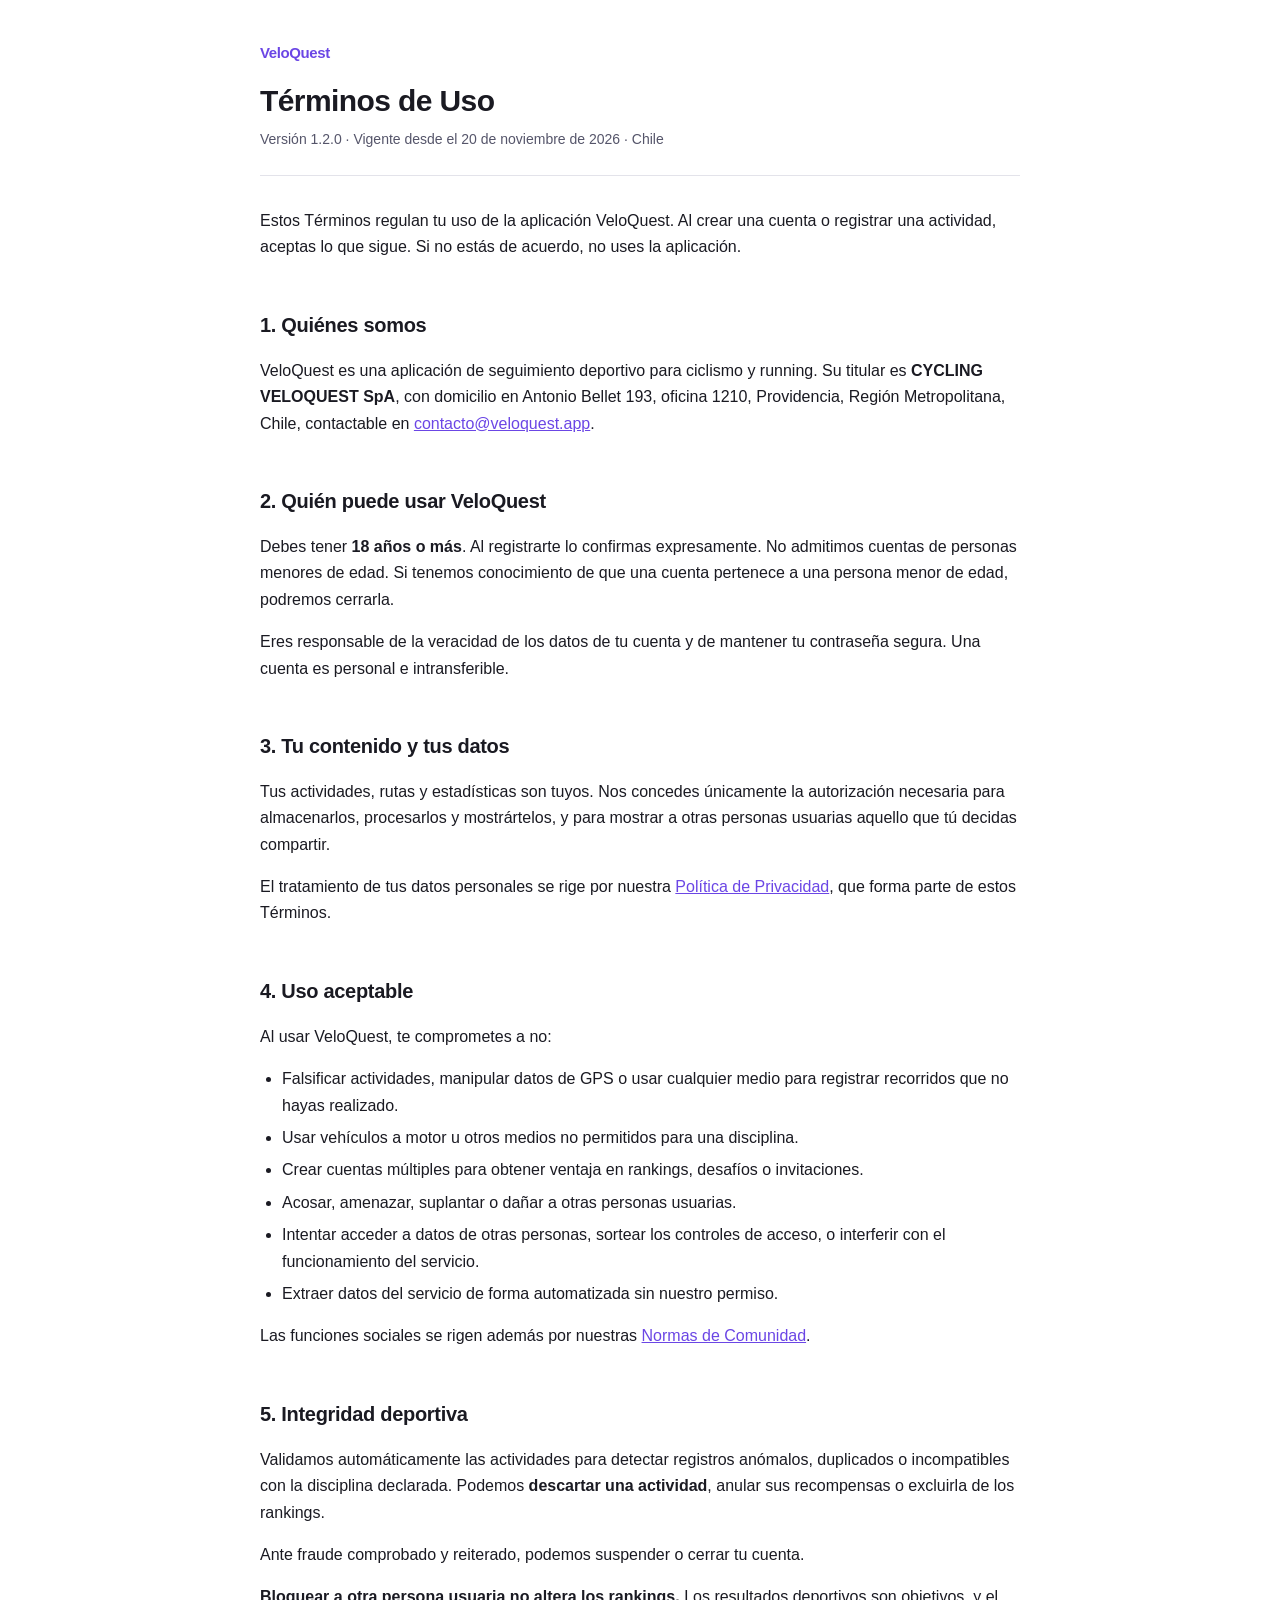
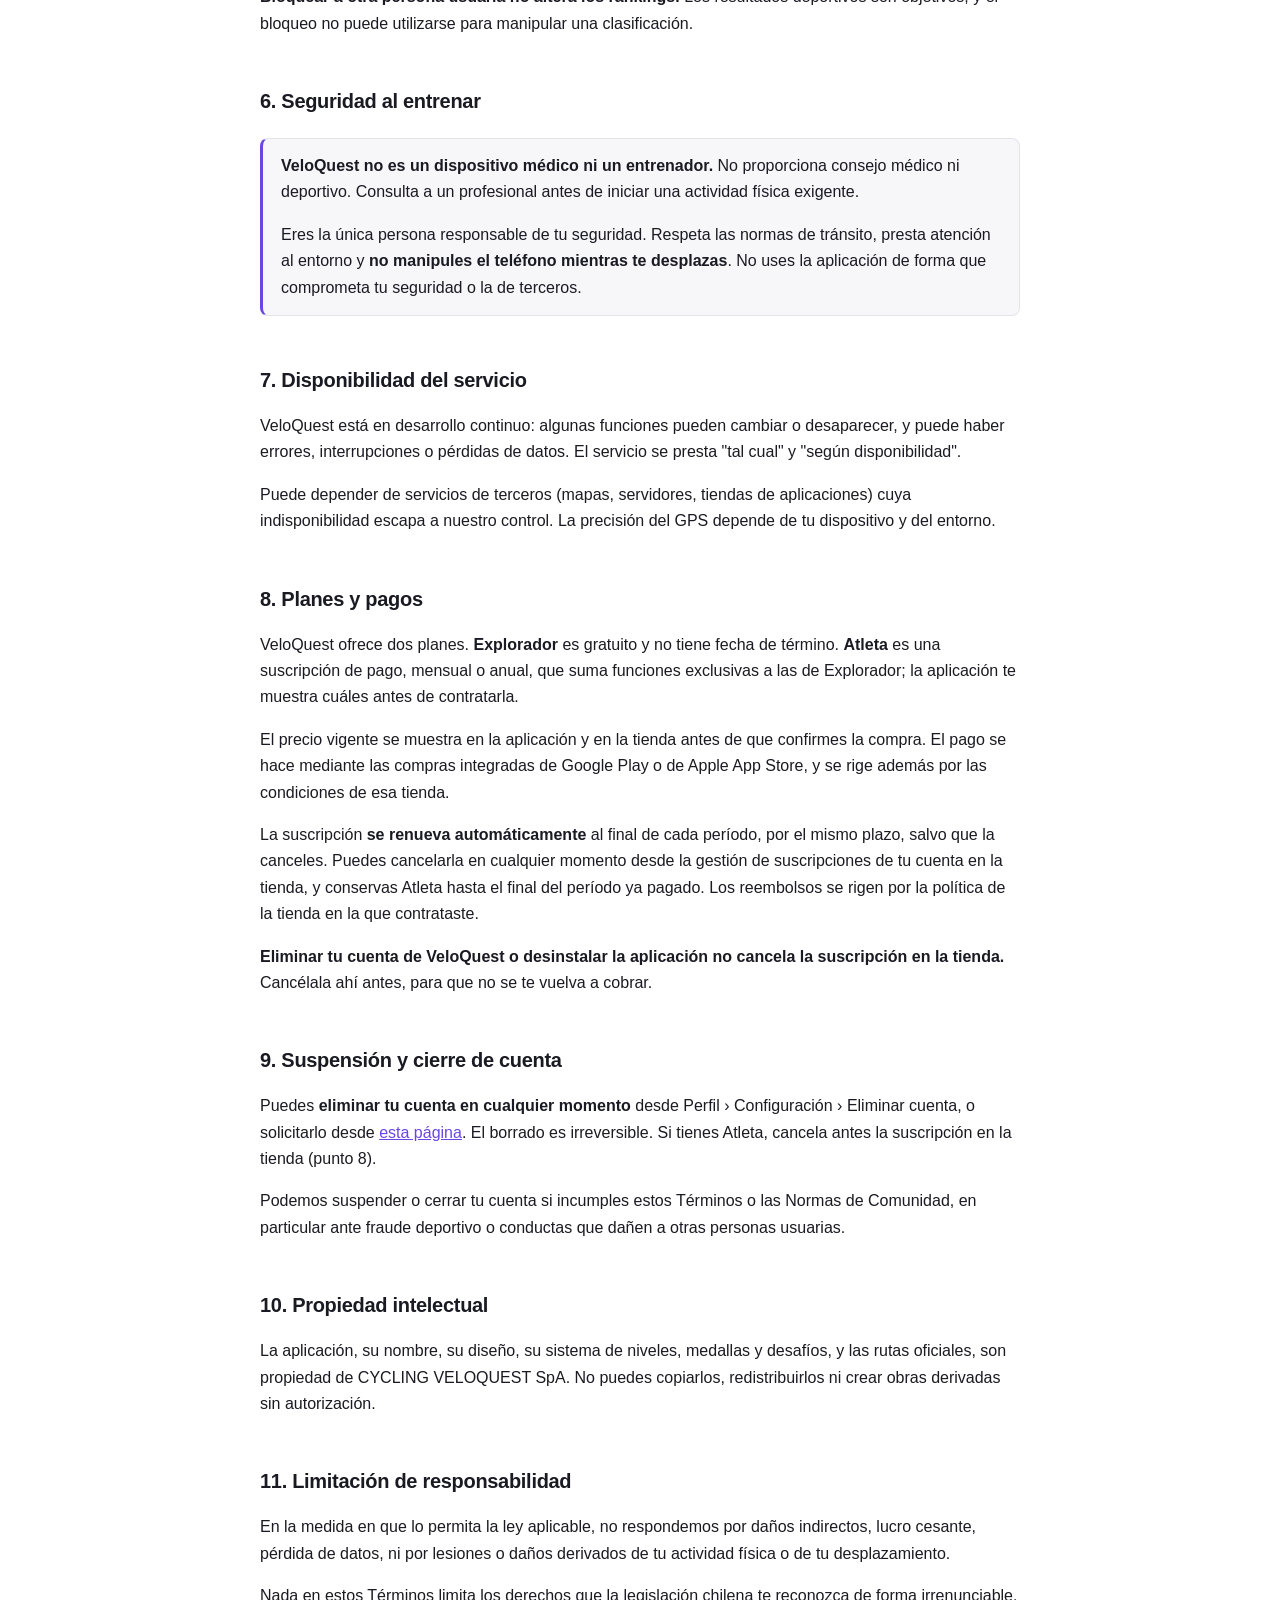
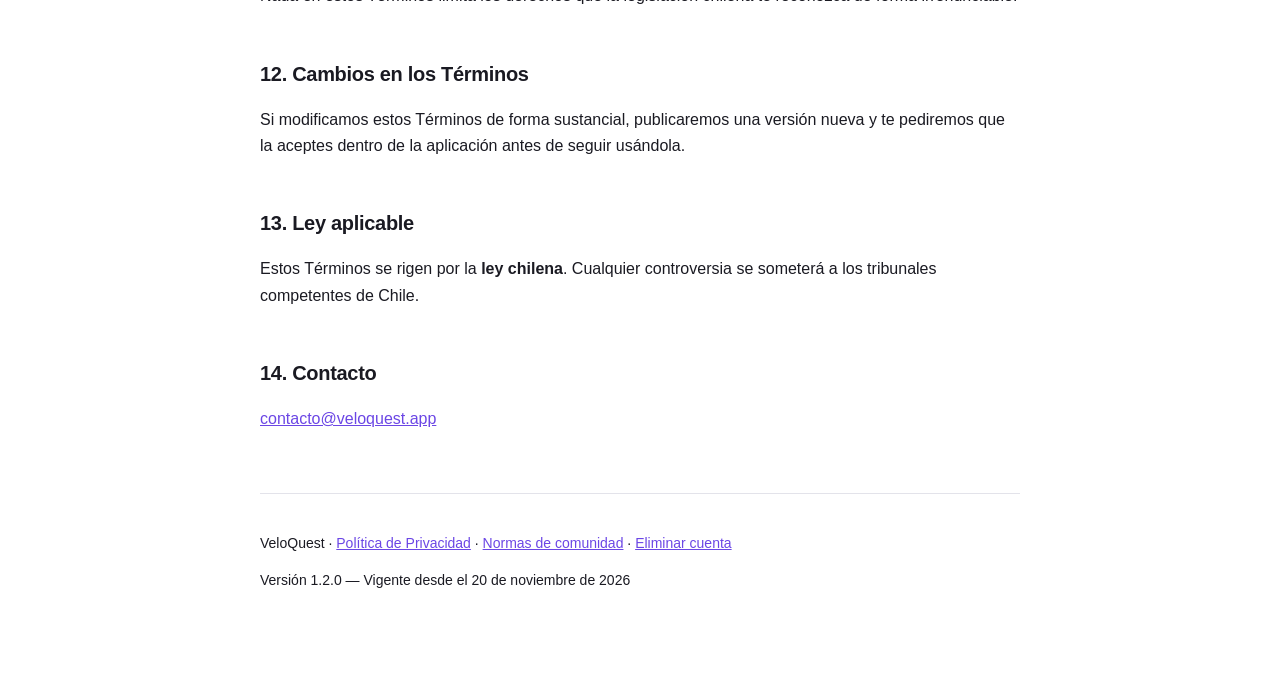
<file: legal/terminos/index.html>
<!doctype html>
<html lang="es-CL">
<head>
  <meta charset="utf-8">
  <meta name="viewport" content="width=device-width, initial-scale=1">
  <title>Términos de Uso — VeloQuest</title>
  <link rel="stylesheet" href="/styles.css">
</head>
<body>

<header>
  <a class="brand" href="/">VeloQuest</a>
  <h1>Términos de Uso</h1>
  <p class="meta">Versión 1.2.0 · Vigente desde el 20 de noviembre de 2026 · Chile</p>
</header>

<main>

<p>
  Estos Términos regulan tu uso de la aplicación VeloQuest. Al crear una cuenta o registrar una
  actividad, aceptas lo que sigue. Si no estás de acuerdo, no uses la aplicación.
</p>

<h2>1. Quiénes somos</h2>
<p>
  VeloQuest es una aplicación de seguimiento deportivo para ciclismo y running. Su titular es
  <strong>CYCLING VELOQUEST SpA</strong>, con domicilio en Antonio Bellet 193, oficina 1210,
  Providencia, Región Metropolitana, Chile, contactable en
  <a href="mailto:contacto@veloquest.app">contacto@veloquest.app</a>.
</p>

<h2>2. Quién puede usar VeloQuest</h2>
<p>
  Debes tener <strong>18 años o más</strong>. Al registrarte lo confirmas expresamente. No admitimos
  cuentas de personas menores de edad. Si tenemos conocimiento de que una cuenta pertenece a una persona menor de edad, podremos cerrarla.
</p>
<p>
  Eres responsable de la veracidad de los datos de tu cuenta y de mantener tu contraseña segura. Una
  cuenta es personal e intransferible.
</p>

<h2>3. Tu contenido y tus datos</h2>
<p>
  Tus actividades, rutas y estadísticas son tuyos. Nos concedes únicamente la autorización necesaria
  para almacenarlos, procesarlos y mostrártelos, y para mostrar a otras personas usuarias aquello que
  tú decidas compartir.
</p>
<p>
  El tratamiento de tus datos personales se rige por nuestra
  <a href="/legal/privacidad/">Política de Privacidad</a>, que forma parte de estos Términos.
</p>

<h2>4. Uso aceptable</h2>
<p>Al usar VeloQuest, te comprometes a no:</p>
<ul>
  <li>Falsificar actividades, manipular datos de GPS o usar cualquier medio para registrar recorridos
    que no hayas realizado.</li>
  <li>Usar vehículos a motor u otros medios no permitidos para una disciplina.</li>
  <li>Crear cuentas múltiples para obtener ventaja en rankings, desafíos o invitaciones.</li>
  <li>Acosar, amenazar, suplantar o dañar a otras personas usuarias.</li>
  <li>Intentar acceder a datos de otras personas, sortear los controles de acceso, o interferir con el
    funcionamiento del servicio.</li>
  <li>Extraer datos del servicio de forma automatizada sin nuestro permiso.</li>
</ul>
<p>
  Las funciones sociales se rigen además por nuestras
  <a href="/legal/normas-comunidad/">Normas de Comunidad</a>.
</p>

<h2>5. Integridad deportiva</h2>
<p>
  Validamos automáticamente las actividades para detectar registros anómalos, duplicados o
  incompatibles con la disciplina declarada. Podemos <strong>descartar una actividad</strong>, anular
  sus recompensas o excluirla de los rankings.
</p>
<p>
  Ante fraude comprobado y reiterado, podemos suspender o cerrar tu cuenta.
</p>
<p>
  <strong>Bloquear a otra persona usuaria no altera los rankings.</strong> Los resultados deportivos
  son objetivos, y el bloqueo no puede utilizarse para manipular una clasificación.
</p>

<h2>6. Seguridad al entrenar</h2>
<div class="note">
  <p>
    <strong>VeloQuest no es un dispositivo médico ni un entrenador.</strong> No proporciona consejo
    médico ni deportivo. Consulta a un profesional antes de iniciar una actividad física exigente.
  </p>
  <p>
    Eres la única persona responsable de tu seguridad. Respeta las normas de tránsito, presta atención
    al entorno y <strong>no manipules el teléfono mientras te desplazas</strong>. No uses la aplicación
    de forma que comprometa tu seguridad o la de terceros.
  </p>
</div>

<h2>7. Disponibilidad del servicio</h2>
<p>
  VeloQuest está en desarrollo continuo: algunas funciones pueden cambiar o desaparecer, y puede
  haber errores, interrupciones o pérdidas de datos. El servicio se presta "tal cual" y "según
  disponibilidad".
</p>
<p>
  Puede depender de servicios de terceros (mapas, servidores, tiendas de aplicaciones) cuya
  indisponibilidad escapa a nuestro control. La precisión del GPS depende de tu dispositivo y del
  entorno.
</p>

<h2>8. Planes y pagos</h2>
<p>
  VeloQuest ofrece dos planes. <strong>Explorador</strong> es gratuito y no tiene fecha de término.
  <strong>Atleta</strong> es una suscripción de pago, mensual o anual, que suma funciones exclusivas
  a las de Explorador; la aplicación te muestra cuáles antes de contratarla.
</p>
<p>
  El precio vigente se muestra en la aplicación y en la tienda antes de que confirmes la compra. El
  pago se hace mediante las compras integradas de Google Play o de Apple App Store, y se rige además
  por las condiciones de esa tienda.
</p>
<p>
  La suscripción <strong>se renueva automáticamente</strong> al final de cada período, por el mismo
  plazo, salvo que la canceles. Puedes cancelarla en cualquier momento desde la gestión de
  suscripciones de tu cuenta en la tienda, y conservas Atleta hasta el final del período ya pagado.
  Los reembolsos se rigen por la política de la tienda en la que contrataste.
</p>
<p>
  <strong>Eliminar tu cuenta de VeloQuest o desinstalar la aplicación no cancela la suscripción en
  la tienda.</strong> Cancélala ahí antes, para que no se te vuelva a cobrar.
</p>

<h2>9. Suspensión y cierre de cuenta</h2>
<p>
  Puedes <strong>eliminar tu cuenta en cualquier momento</strong> desde Perfil &rsaquo; Configuración &rsaquo; Eliminar cuenta,
  o solicitarlo desde <a href="/eliminar-cuenta/">esta página</a>. El borrado es irreversible. Si
  tienes Atleta, cancela antes la suscripción en la tienda (punto 8).
</p>
<p>
  Podemos suspender o cerrar tu cuenta si incumples estos Términos o las Normas de Comunidad, en
  particular ante fraude deportivo o conductas que dañen a otras personas usuarias.
</p>

<h2>10. Propiedad intelectual</h2>
<p>
  La aplicación, su nombre, su diseño, su sistema de niveles, medallas y desafíos, y las rutas
  oficiales, son propiedad de CYCLING VELOQUEST SpA. No puedes copiarlos, redistribuirlos ni crear obras derivadas
  sin autorización.
</p>

<h2>11. Limitación de responsabilidad</h2>
<p>
  En la medida en que lo permita la ley aplicable, no respondemos por daños indirectos, lucro cesante,
  pérdida de datos, ni por lesiones o daños derivados de tu actividad física o de tu desplazamiento.
</p>
<p>
  Nada en estos Términos limita los derechos que la legislación chilena te reconozca de forma
  irrenunciable.
</p>

<h2>12. Cambios en los Términos</h2>
<p>
  Si modificamos estos Términos de forma sustancial, publicaremos una versión nueva y te pediremos que
  la aceptes dentro de la aplicación antes de seguir usándola.
</p>

<h2>13. Ley aplicable</h2>
<p>
  Estos Términos se rigen por la <strong>ley chilena</strong>. Cualquier controversia se someterá a los
  tribunales competentes de Chile.
</p>

<h2>14. Contacto</h2>
<p>
  <a href="mailto:contacto@veloquest.app">contacto@veloquest.app</a>
</p>

</main>

<footer>
  <p>
    VeloQuest · <a href="/legal/privacidad/">Política de Privacidad</a> ·
    <a href="/legal/normas-comunidad/">Normas de comunidad</a> ·
    <a href="/eliminar-cuenta/">Eliminar cuenta</a>
  </p>
  <p>Versión 1.2.0 — Vigente desde el 20 de noviembre de 2026</p>
</footer>

</body>
</html>
</file>
<file: styles.css>
/* VeloQuest — sitio legal estático.
   Sin dependencias externas: se sirve igual en GitHub Pages o Cloudflare Pages. */

:root {
  --bg: #ffffff;
  --text: #1a1a22;
  --text-2: #55556a;
  --border: #e3e3ea;
  --accent: #6b46e5;
  --surface: #f7f7fa;
  --warn-bg: #fff7e6;
  --warn-border: #f0b429;
  --warn-text: #6b4a00;
}

@media (prefers-color-scheme: dark) {
  :root {
    --bg: #0f0f13;
    --text: #f2f2f5;
    --text-2: #9b9aaa;
    --border: rgba(255, 255, 255, 0.1);
    --accent: #a48bfd;
    --surface: #16161c;
    --warn-bg: #2a2107;
    --warn-border: #f0b429;
    --warn-text: #f0cf85;
  }
}

* { box-sizing: border-box; }

body {
  margin: 0;
  padding: 0 20px 80px;
  background: var(--bg);
  color: var(--text);
  font-family: -apple-system, BlinkMacSystemFont, "Segoe UI", Roboto, Helvetica, Arial, sans-serif;
  line-height: 1.65;
  font-size: 16px;
}

main, header { max-width: 760px; margin: 0 auto; }

header {
  padding: 40px 0 24px;
  border-bottom: 1px solid var(--border);
  margin-bottom: 32px;
}

.brand {
  font-weight: 800;
  letter-spacing: -0.4px;
  font-size: 15px;
  color: var(--accent);
  text-decoration: none;
}

h1 {
  font-size: 30px;
  line-height: 1.25;
  letter-spacing: -0.6px;
  margin: 16px 0 8px;
}

h2 {
  font-size: 20px;
  letter-spacing: -0.3px;
  margin: 40px 0 12px;
  padding-top: 8px;
}

h3 { font-size: 16px; margin: 24px 0 8px; }

.meta { color: var(--text-2); font-size: 14px; margin: 0; }

p, li { color: var(--text); }

ul { padding-left: 22px; }
li { margin-bottom: 6px; }

a { color: var(--accent); }

code {
  background: var(--surface);
  border: 1px solid var(--border);
  border-radius: 4px;
  padding: 1px 5px;
  font-size: 0.9em;
}

/* Nota destacada: garantías o advertencias de contenido. */
.note {
  background: var(--surface);
  border: 1px solid var(--border);
  border-left: 3px solid var(--accent);
  border-radius: 8px;
  padding: 14px 18px;
  margin: 20px 0;
}
.note p:first-child { margin-top: 0; }
.note p:last-child { margin-bottom: 0; }

table { border-collapse: collapse; width: 100%; margin: 16px 0; }
th, td {
  border: 1px solid var(--border);
  padding: 9px 12px;
  text-align: left;
  font-size: 14.5px;
  vertical-align: top;
}
th { background: var(--surface); font-weight: 700; }

.table-wrap { overflow-x: auto; }

footer {
  max-width: 760px;
  margin: 60px auto 0;
  padding-top: 24px;
  border-top: 1px solid var(--border);
  color: var(--text-2);
  font-size: 14px;
}

@media (max-width: 520px) {
  h1 { font-size: 25px; }
  body { font-size: 15.5px; }
}
</file>
